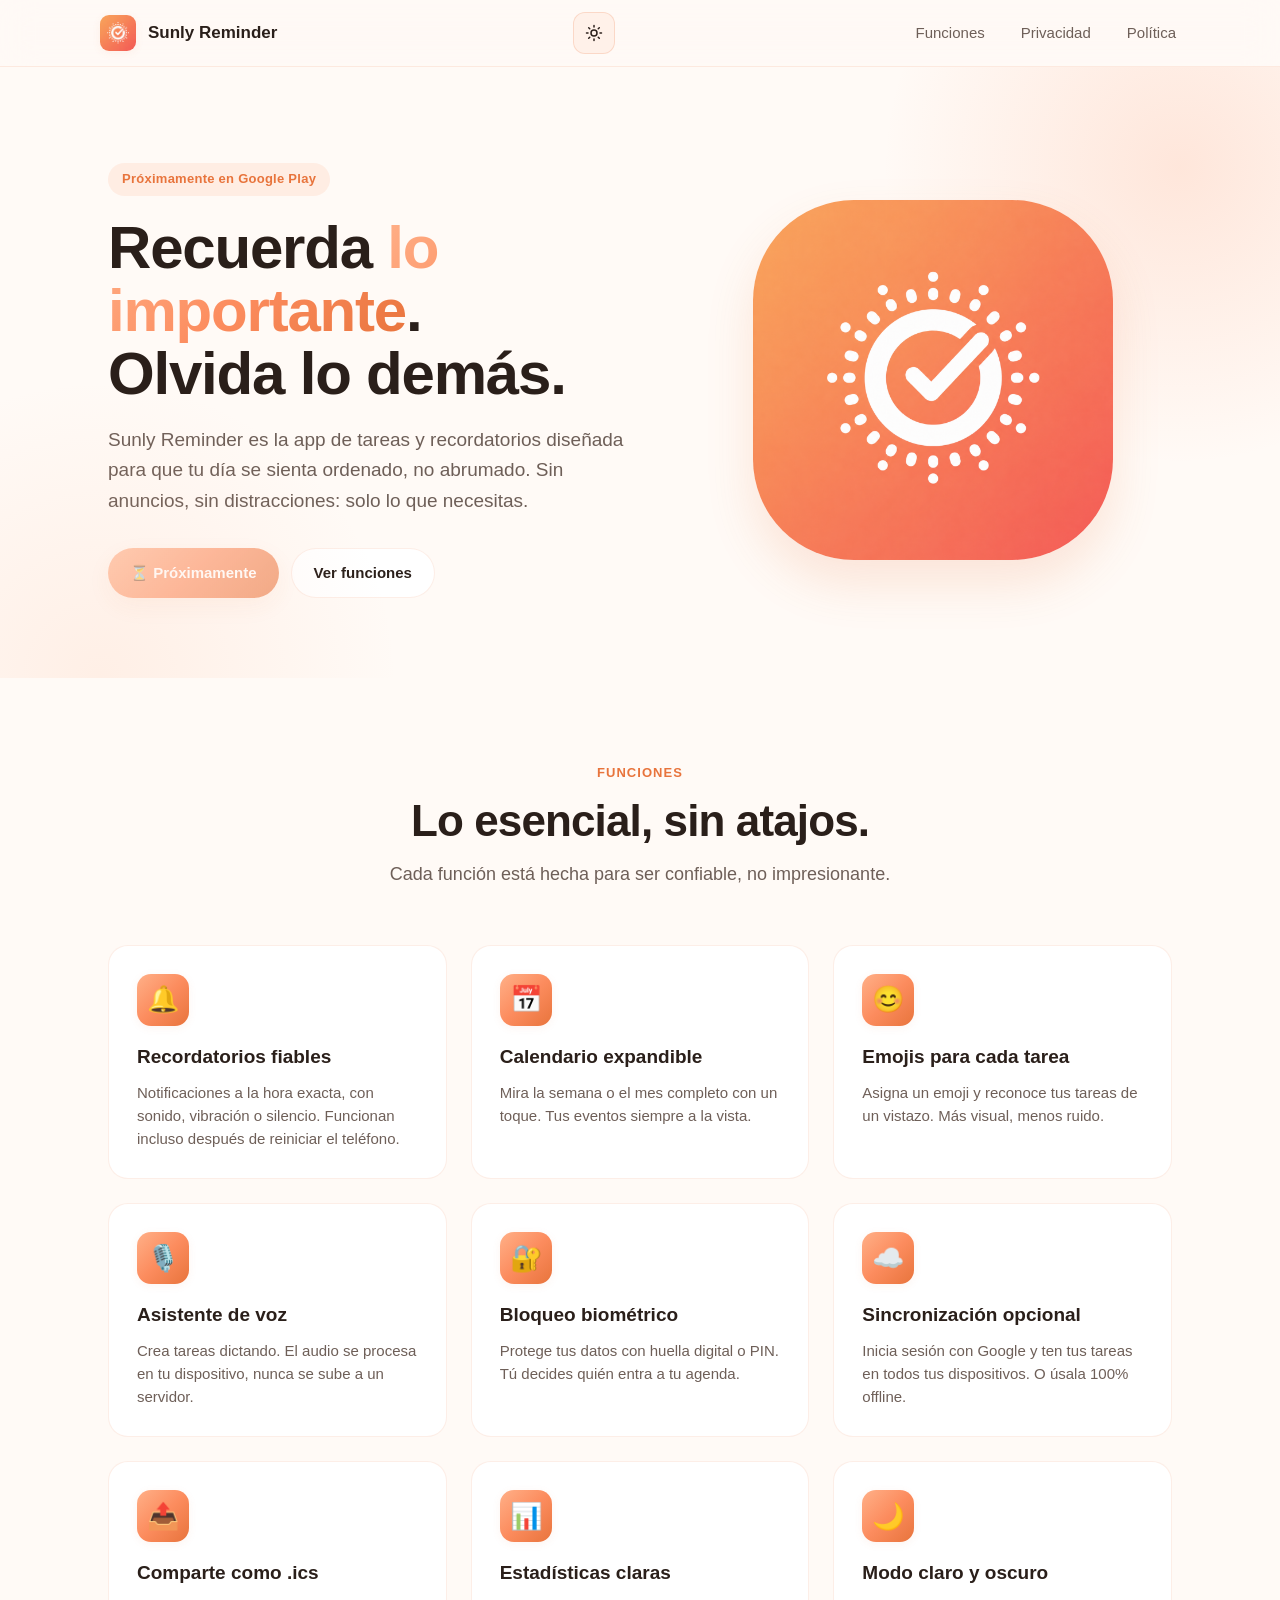
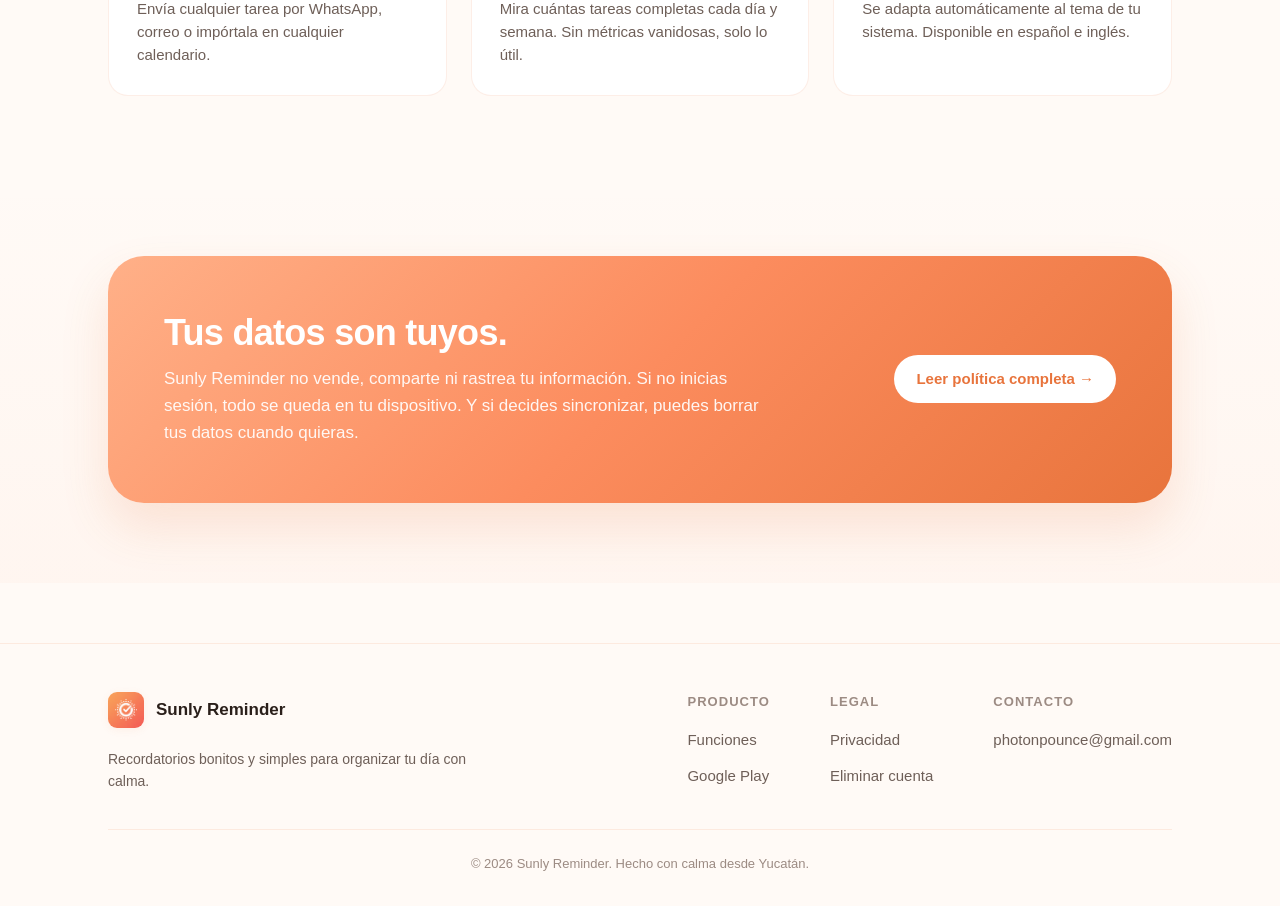
<file: index.html>
<!DOCTYPE html>
<html lang="es">
<head>
  <meta charset="UTF-8">
  <meta name="viewport" content="width=device-width, initial-scale=1.0">
  <meta name="description" content="Sunly Reminder: Recordatorios bonitos y simples para organizar tu día con calma. App de productividad con calendario, asistente de voz, sincronización con Google y bloqueo biométrico.">
  <meta name="theme-color" content="#FC8C5E">

  <meta property="og:title" content="Sunly Reminder">
  <meta property="og:description" content="Recordatorios bonitos y simples para organizar tu día con calma.">
  <meta property="og:image" content="assets/icon.png">
  <meta property="og:type" content="website">

  <link rel="icon" type="image/png" href="assets/favicon.png">
  <link rel="apple-touch-icon" href="assets/icon.png">
  <link rel="stylesheet" href="styles.css">

  <title>Sunly Reminder: Recuerda lo importante</title>

  <script>
    // Aplicar tema antes del render para evitar flash
    (function () {
      try {
        const saved = localStorage.getItem('sunly-theme');
        if (saved === 'dark' || saved === 'light') {
          document.documentElement.setAttribute('data-theme', saved);
        }
      } catch (e) {}
    })();
  </script>
</head>
<body>
  <header class="site-header">
    <div class="container site-header__inner">
      <a href="index.html" class="brand">
        <img src="assets/icon.png" alt="" class="brand__icon">
        <span>Sunly Reminder</span>
      </a>
      <div class="header-actions">
        <button class="theme-toggle" aria-label="Cambiar tema claro/oscuro" type="button">
          <svg class="theme-toggle__icon theme-toggle__sun" width="20" height="20" viewBox="0 0 24 24" fill="none" stroke="currentColor" stroke-width="2" stroke-linecap="round" stroke-linejoin="round" aria-hidden="true">
            <circle cx="12" cy="12" r="4"/>
            <path d="M12 2v2M12 20v2M4.93 4.93l1.41 1.41M17.66 17.66l1.41 1.41M2 12h2M20 12h2M4.93 19.07l1.41-1.41M17.66 6.34l1.41-1.41"/>
          </svg>
          <svg class="theme-toggle__icon theme-toggle__moon" width="20" height="20" viewBox="0 0 24 24" fill="none" stroke="currentColor" stroke-width="2" stroke-linecap="round" stroke-linejoin="round" aria-hidden="true">
            <path d="M21 12.79A9 9 0 1 1 11.21 3 7 7 0 0 0 21 12.79z"/>
          </svg>
        </button>
        <button class="nav-toggle" aria-label="Abrir menú" aria-expanded="false" aria-controls="primary-nav">
          <span class="nav-toggle__bar"></span>
          <span class="nav-toggle__bar"></span>
          <span class="nav-toggle__bar"></span>
        </button>
      </div>
      <nav class="nav" id="primary-nav">
        <a href="#features">Funciones</a>
        <a href="#privacidad">Privacidad</a>
        <a href="privacy.html">Política</a>
      </nav>
    </div>
  </header>

  <main>
    <section class="hero">
      <div class="container hero__inner">
        <div class="hero__copy">
          <span class="hero__eyebrow">Próximamente en Google Play</span>
          <h1>
            Recuerda <span class="accent">lo importante</span>.<br>
            Olvida lo demás.
          </h1>
          <p class="hero__lead">
            Sunly Reminder es la app de tareas y recordatorios diseñada
            para que tu día se sienta ordenado, no abrumado. Sin anuncios,
            sin distracciones: solo lo que necesitas.
          </p>
          <div class="hero__ctas">
            <a class="btn btn--primary btn--disabled" aria-disabled="true">
              ⏳ Próximamente
            </a>
            <a class="btn btn--ghost" href="#features">
              Ver funciones
            </a>
          </div>
        </div>
        <div class="hero__visual">
          <img src="assets/icon.png" alt="Icono de Sunly Reminder" class="hero__icon">
        </div>
      </div>
    </section>

    <section class="section" id="features">
      <div class="container">
        <div class="section__head">
          <span class="section__eyebrow">Funciones</span>
          <h2>Lo esencial, sin atajos.</h2>
          <p class="section__sub">
            Cada función está hecha para ser confiable, no impresionante.
          </p>
        </div>

        <div class="features">
          <div class="feature">
            <div class="feature__icon">🔔</div>
            <h3>Recordatorios fiables</h3>
            <p>Notificaciones a la hora exacta, con sonido, vibración o silencio. Funcionan incluso después de reiniciar el teléfono.</p>
          </div>
          <div class="feature">
            <div class="feature__icon">📅</div>
            <h3>Calendario expandible</h3>
            <p>Mira la semana o el mes completo con un toque. Tus eventos siempre a la vista.</p>
          </div>
          <div class="feature">
            <div class="feature__icon">😊</div>
            <h3>Emojis para cada tarea</h3>
            <p>Asigna un emoji y reconoce tus tareas de un vistazo. Más visual, menos ruido.</p>
          </div>
          <div class="feature">
            <div class="feature__icon">🎙️</div>
            <h3>Asistente de voz</h3>
            <p>Crea tareas dictando. El audio se procesa en tu dispositivo, nunca se sube a un servidor.</p>
          </div>
          <div class="feature">
            <div class="feature__icon">🔐</div>
            <h3>Bloqueo biométrico</h3>
            <p>Protege tus datos con huella digital o PIN. Tú decides quién entra a tu agenda.</p>
          </div>
          <div class="feature">
            <div class="feature__icon">☁️</div>
            <h3>Sincronización opcional</h3>
            <p>Inicia sesión con Google y ten tus tareas en todos tus dispositivos. O úsala 100% offline.</p>
          </div>
          <div class="feature">
            <div class="feature__icon">📤</div>
            <h3>Comparte como .ics</h3>
            <p>Envía cualquier tarea por WhatsApp, correo o impórtala en cualquier calendario.</p>
          </div>
          <div class="feature">
            <div class="feature__icon">📊</div>
            <h3>Estadísticas claras</h3>
            <p>Mira cuántas tareas completas cada día y semana. Sin métricas vanidosas, solo lo útil.</p>
          </div>
          <div class="feature">
            <div class="feature__icon">🌙</div>
            <h3>Modo claro y oscuro</h3>
            <p>Se adapta automáticamente al tema de tu sistema. Disponible en español e inglés.</p>
          </div>
        </div>
      </div>
    </section>

    <section class="section section--alt" id="privacidad">
      <div class="container">
        <div class="privacy-callout">
          <div>
            <h2>Tus datos son tuyos.</h2>
            <p>
              Sunly Reminder no vende, comparte ni rastrea tu información.
              Si no inicias sesión, todo se queda en tu dispositivo.
              Y si decides sincronizar, puedes borrar tus datos cuando quieras.
            </p>
          </div>
          <a class="btn" href="privacy.html">
            Leer política completa →
          </a>
        </div>
      </div>
    </section>
  </main>

  <footer class="site-footer">
    <div class="container">
      <div class="footer__inner">
        <div class="footer__brand">
          <a href="index.html" class="brand">
            <img src="assets/icon.png" alt="" class="brand__icon">
            <span>Sunly Reminder</span>
          </a>
          <p>Recordatorios bonitos y simples para organizar tu día con calma.</p>
        </div>
        <div class="footer__cols">
          <div class="footer__col">
            <h4>Producto</h4>
            <ul>
              <li><a href="#features">Funciones</a></li>
              <li><a href="#" aria-disabled="true">Google Play</a></li>
            </ul>
          </div>
          <div class="footer__col">
            <h4>Legal</h4>
            <ul>
              <li><a href="privacy.html">Privacidad</a></li>
              <li><a href="delete-account.html">Eliminar cuenta</a></li>
            </ul>
          </div>
          <div class="footer__col">
            <h4>Contacto</h4>
            <ul>
              <li><a href="mailto:photonpounce@gmail.com">photonpounce@gmail.com</a></li>
            </ul>
          </div>
        </div>
      </div>
      <div class="footer__bottom">
        © 2026 Sunly Reminder. Hecho con calma desde Yucatán.
      </div>
    </div>
  </footer>

  <script>
    // Dark/light mode toggle
    (function () {
      const btn = document.querySelector('.theme-toggle');
      if (!btn) return;
      btn.addEventListener('click', () => {
        const current =
          document.documentElement.getAttribute('data-theme') ||
          (window.matchMedia('(prefers-color-scheme: dark)').matches ? 'dark' : 'light');
        const next = current === 'dark' ? 'light' : 'dark';
        document.documentElement.setAttribute('data-theme', next);
        try { localStorage.setItem('sunly-theme', next); } catch (e) {}
      });
    })();

    (function () {
      const toggle = document.querySelector('.nav-toggle');
      const nav = document.querySelector('#primary-nav');
      if (!toggle || !nav) return;

      function close() {
        nav.classList.remove('is-open');
        toggle.classList.remove('is-open');
        toggle.setAttribute('aria-expanded', 'false');
      }

      toggle.addEventListener('click', () => {
        const willOpen = !nav.classList.contains('is-open');
        nav.classList.toggle('is-open', willOpen);
        toggle.classList.toggle('is-open', willOpen);
        toggle.setAttribute('aria-expanded', String(willOpen));
      });

      // Cerrar al tocar un link del menú
      nav.querySelectorAll('a').forEach((a) => {
        a.addEventListener('click', close);
      });

      // Cerrar con Escape
      document.addEventListener('keydown', (e) => {
        if (e.key === 'Escape') close();
      });
    })();
  </script>
  <script>if ("serviceWorker" in navigator) navigator.serviceWorker.register("sw.js");</script>
</body>
</html>
</file>
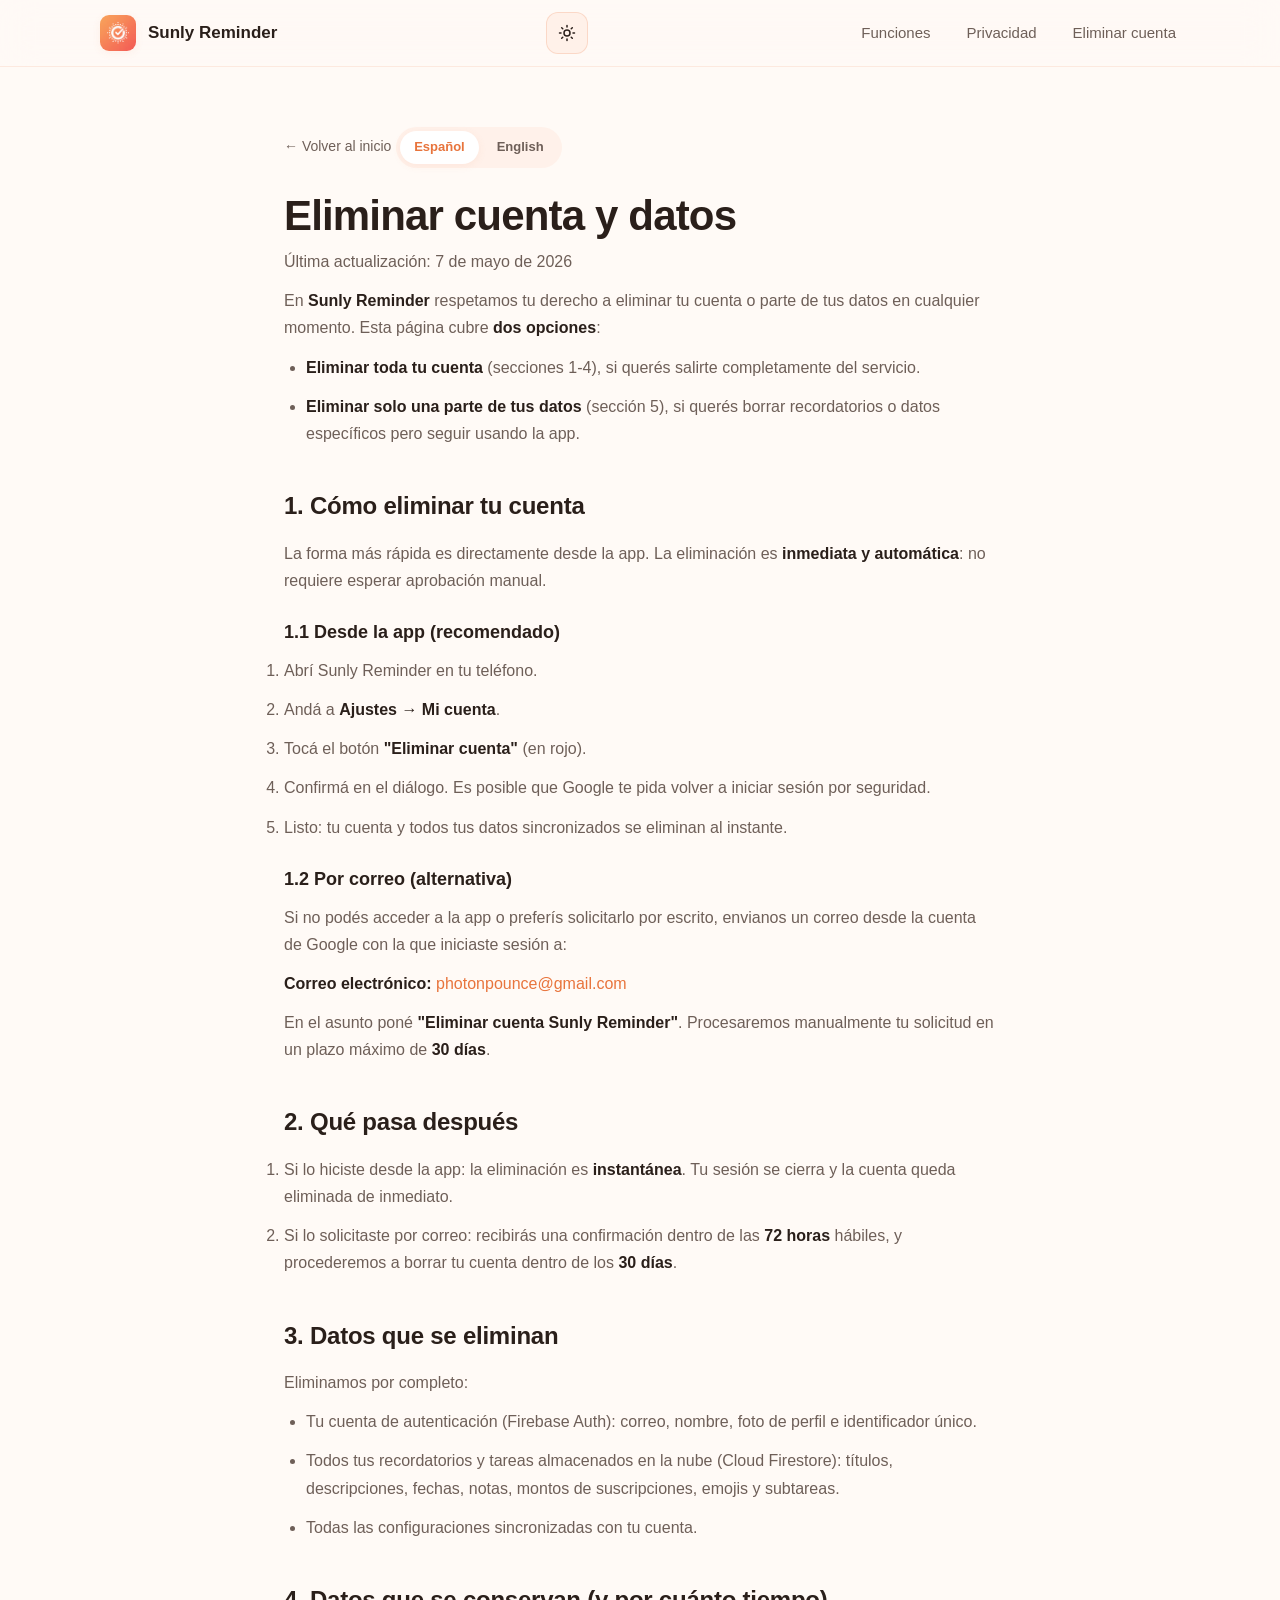
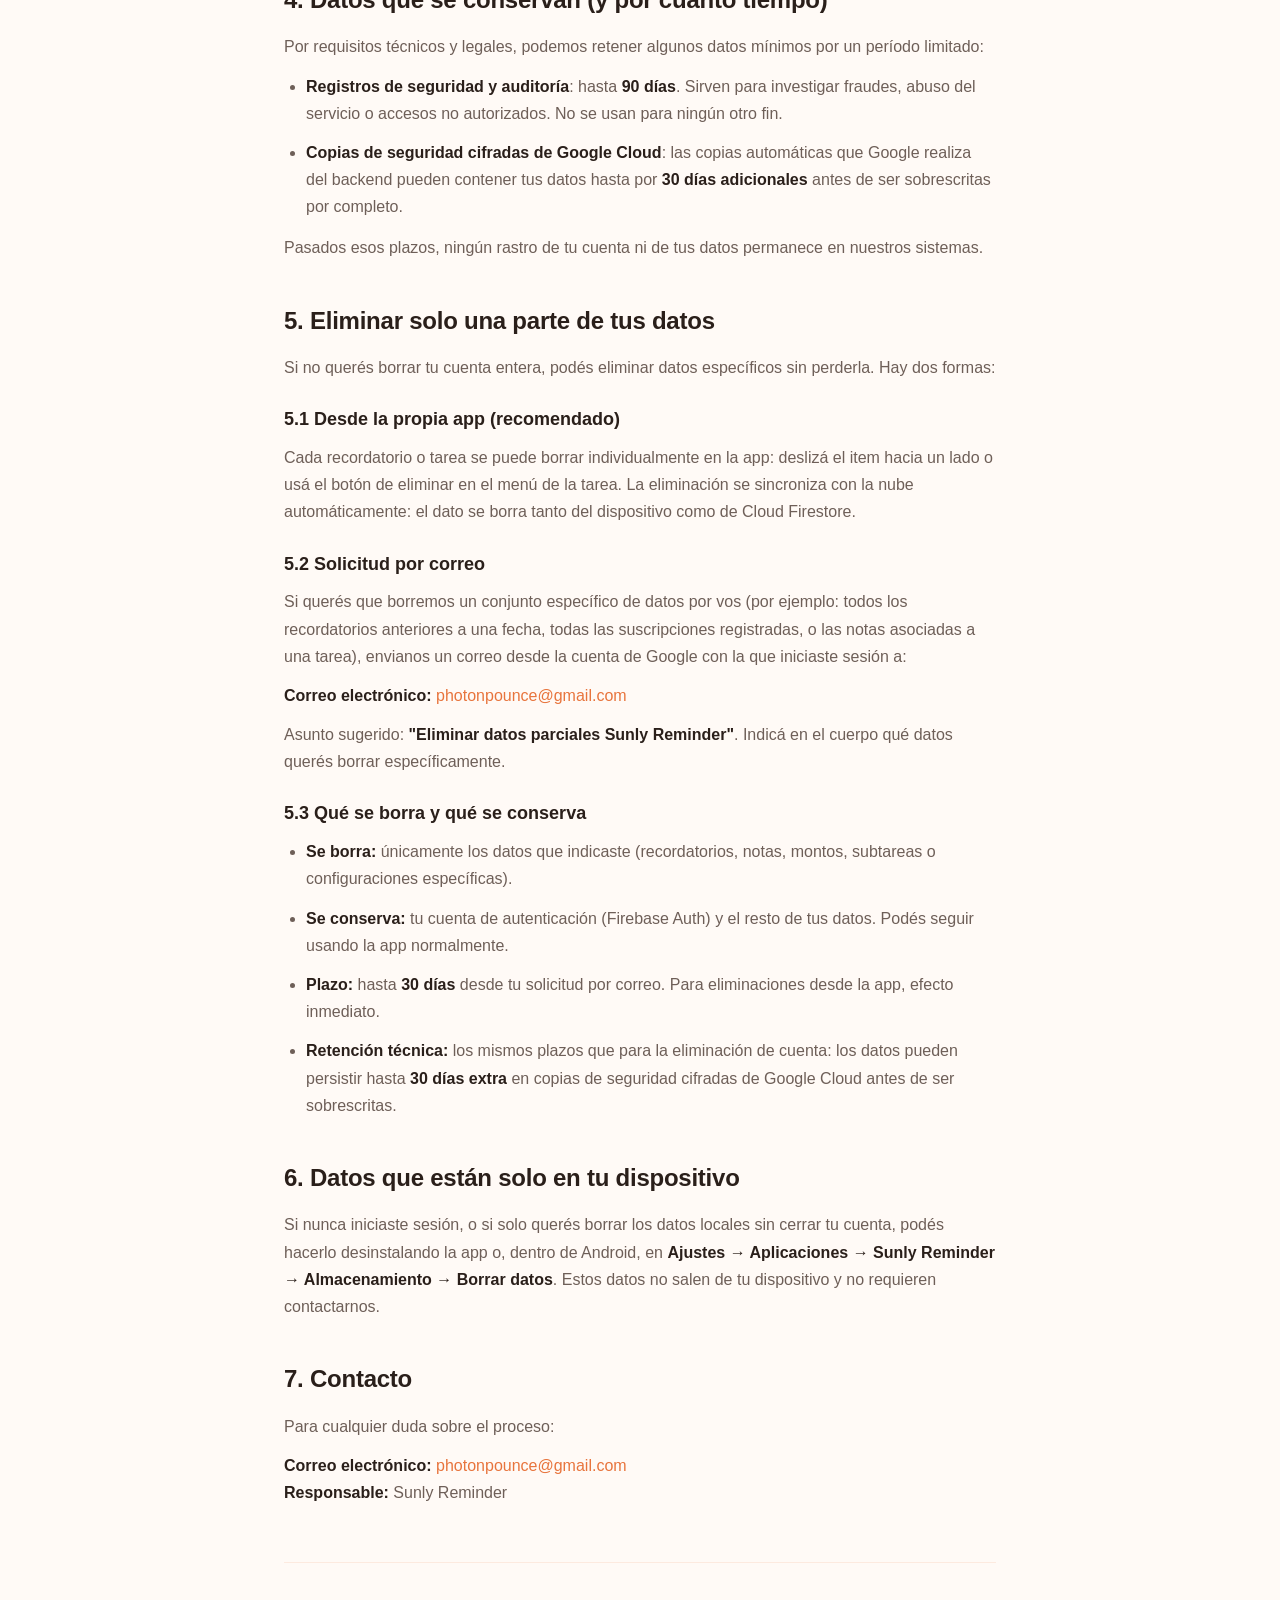
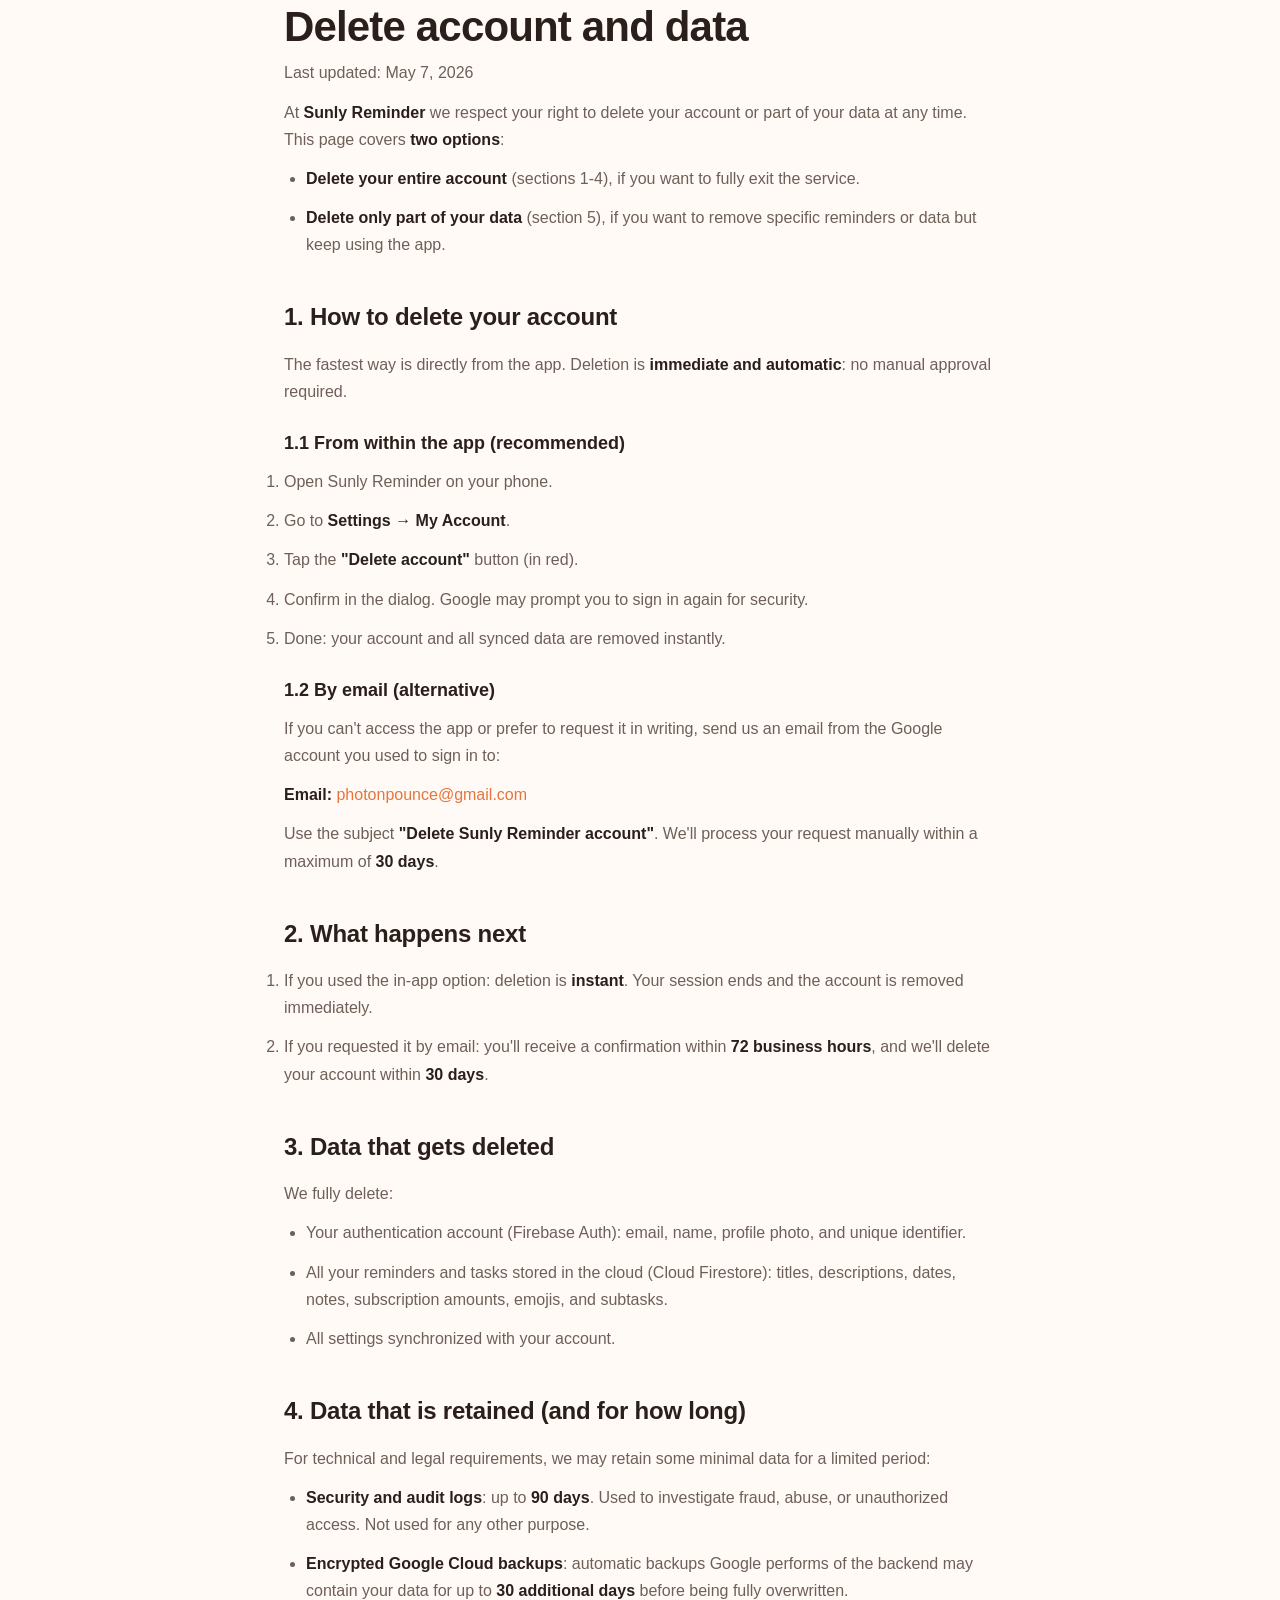
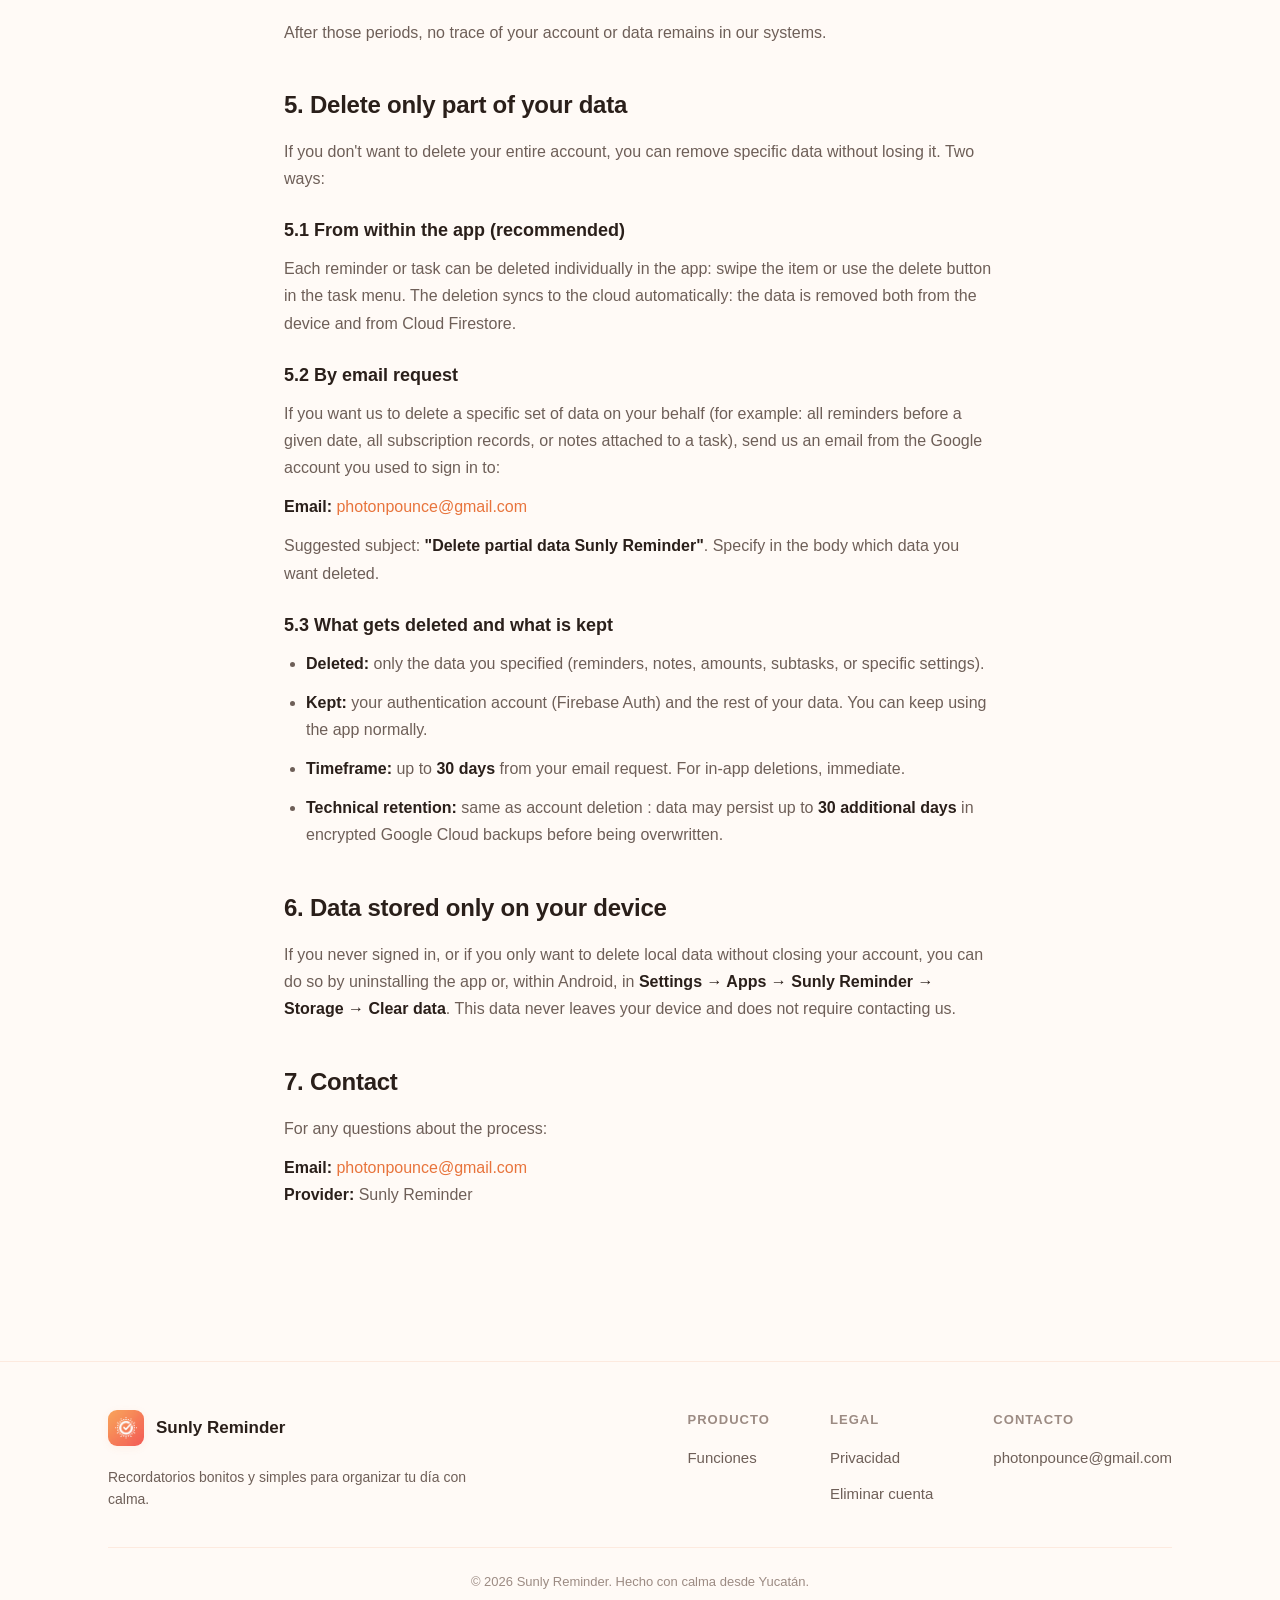
<file: delete-account.html>
<!DOCTYPE html>
<html lang="es">
<head>
  <meta charset="UTF-8">
  <meta name="viewport" content="width=device-width, initial-scale=1.0">
  <meta name="description" content="Cómo solicitar la eliminación de tu cuenta y datos de Sunly Reminder.">
  <meta name="theme-color" content="#FC8C5E">

  <link rel="icon" type="image/png" href="assets/favicon.png">
  <link rel="apple-touch-icon" href="assets/icon.png">
  <link rel="stylesheet" href="styles.css">

  <title>Eliminar cuenta y datos - Sunly Reminder</title>

  <script>
    (function () {
      try {
        const saved = localStorage.getItem('sunly-theme');
        if (saved === 'dark' || saved === 'light') {
          document.documentElement.setAttribute('data-theme', saved);
        }
      } catch (e) {}
    })();
  </script>
</head>
<body>
  <header class="site-header">
    <div class="container site-header__inner">
      <a href="index.html" class="brand">
        <img src="assets/icon.png" alt="" class="brand__icon">
        <span>Sunly Reminder</span>
      </a>
      <div class="header-actions">
        <button class="theme-toggle" aria-label="Cambiar tema claro/oscuro" type="button">
          <svg class="theme-toggle__icon theme-toggle__sun" width="20" height="20" viewBox="0 0 24 24" fill="none" stroke="currentColor" stroke-width="2" stroke-linecap="round" stroke-linejoin="round" aria-hidden="true">
            <circle cx="12" cy="12" r="4"/>
            <path d="M12 2v2M12 20v2M4.93 4.93l1.41 1.41M17.66 17.66l1.41 1.41M2 12h2M20 12h2M4.93 19.07l1.41-1.41M17.66 6.34l1.41-1.41"/>
          </svg>
          <svg class="theme-toggle__icon theme-toggle__moon" width="20" height="20" viewBox="0 0 24 24" fill="none" stroke="currentColor" stroke-width="2" stroke-linecap="round" stroke-linejoin="round" aria-hidden="true">
            <path d="M21 12.79A9 9 0 1 1 11.21 3 7 7 0 0 0 21 12.79z"/>
          </svg>
        </button>
        <button class="nav-toggle" aria-label="Abrir menú" aria-expanded="false" aria-controls="primary-nav">
          <span class="nav-toggle__bar"></span>
          <span class="nav-toggle__bar"></span>
          <span class="nav-toggle__bar"></span>
        </button>
      </div>
      <nav class="nav" id="primary-nav">
        <a href="index.html#features">Funciones</a>
        <a href="privacy.html">Privacidad</a>
        <a href="delete-account.html">Eliminar cuenta</a>
      </nav>
    </div>
  </header>

  <main>
    <article class="legal">
      <a class="legal__back" href="index.html">← Volver al inicio</a>

      <div class="lang-toggle" role="tablist">
        <a href="#es" class="active" data-lang="es">Español</a>
        <a href="#en" data-lang="en">English</a>
      </div>

      <section id="es">
        <h1>Eliminar cuenta y datos</h1>
        <p class="legal__updated">Última actualización: 7 de mayo de 2026</p>

        <p>
          En <strong>Sunly Reminder</strong> respetamos tu derecho a eliminar
          tu cuenta o parte de tus datos en cualquier momento. Esta página
          cubre <strong>dos opciones</strong>:
        </p>
        <ul>
          <li>
            <strong>Eliminar toda tu cuenta</strong> (secciones 1-4),
            si querés salirte completamente del servicio.
          </li>
          <li>
            <strong>Eliminar solo una parte de tus datos</strong>
            (sección 5), si querés borrar recordatorios o datos
            específicos pero seguir usando la app.
          </li>
        </ul>

        <h2>1. Cómo eliminar tu cuenta</h2>
        <p>
          La forma más rápida es directamente desde la app. La eliminación
          es <strong>inmediata y automática</strong>: no requiere esperar
          aprobación manual.
        </p>

        <h3>1.1 Desde la app (recomendado)</h3>
        <ol>
          <li>Abrí Sunly Reminder en tu teléfono.</li>
          <li>Andá a <strong>Ajustes → Mi cuenta</strong>.</li>
          <li>Tocá el botón <strong>"Eliminar cuenta"</strong> (en rojo).</li>
          <li>
            Confirmá en el diálogo. Es posible que Google te pida volver a
            iniciar sesión por seguridad.
          </li>
          <li>
            Listo: tu cuenta y todos tus datos sincronizados se eliminan
            al instante.
          </li>
        </ol>

        <h3>1.2 Por correo (alternativa)</h3>
        <p>
          Si no podés acceder a la app o preferís solicitarlo por escrito,
          envianos un correo desde la cuenta de Google con la que iniciaste
          sesión a:
        </p>
        <p>
          <strong>Correo electrónico:</strong>
          <a href="mailto:photonpounce@gmail.com?subject=Eliminar%20cuenta%20Sunly%20Reminder">
            photonpounce@gmail.com
          </a>
        </p>
        <p>
          En el asunto poné <strong>"Eliminar cuenta Sunly Reminder"</strong>.
          Procesaremos manualmente tu solicitud en un plazo máximo de
          <strong>30 días</strong>.
        </p>

        <h2>2. Qué pasa después</h2>
        <ol>
          <li>
            Si lo hiciste desde la app: la eliminación es
            <strong>instantánea</strong>. Tu sesión se cierra y la cuenta
            queda eliminada de inmediato.
          </li>
          <li>
            Si lo solicitaste por correo: recibirás una confirmación dentro
            de las <strong>72 horas</strong> hábiles, y procederemos a borrar
            tu cuenta dentro de los <strong>30 días</strong>.
          </li>
        </ol>

        <h2>3. Datos que se eliminan</h2>
        <p>Eliminamos por completo:</p>
        <ul>
          <li>
            Tu cuenta de autenticación (Firebase Auth): correo, nombre, foto
            de perfil e identificador único.
          </li>
          <li>
            Todos tus recordatorios y tareas almacenados en la nube
            (Cloud Firestore): títulos, descripciones, fechas, notas, montos
            de suscripciones, emojis y subtareas.
          </li>
          <li>Todas las configuraciones sincronizadas con tu cuenta.</li>
        </ul>

        <h2>4. Datos que se conservan (y por cuánto tiempo)</h2>
        <p>
          Por requisitos técnicos y legales, podemos retener algunos datos
          mínimos por un período limitado:
        </p>
        <ul>
          <li>
            <strong>Registros de seguridad y auditoría</strong>: hasta
            <strong>90 días</strong>. Sirven para investigar fraudes,
            abuso del servicio o accesos no autorizados. No se usan para
            ningún otro fin.
          </li>
          <li>
            <strong>Copias de seguridad cifradas de Google Cloud</strong>:
            las copias automáticas que Google realiza del backend pueden
            contener tus datos hasta por <strong>30 días adicionales</strong>
            antes de ser sobrescritas por completo.
          </li>
        </ul>
        <p>
          Pasados esos plazos, ningún rastro de tu cuenta ni de tus datos
          permanece en nuestros sistemas.
        </p>

        <h2>5. Eliminar solo una parte de tus datos</h2>
        <p>
          Si no querés borrar tu cuenta entera, podés eliminar datos
          específicos sin perderla. Hay dos formas:
        </p>

        <h3>5.1 Desde la propia app (recomendado)</h3>
        <p>
          Cada recordatorio o tarea se puede borrar individualmente en la
          app: deslizá el item hacia un lado o usá el botón de eliminar en
          el menú de la tarea. La eliminación se sincroniza con la nube
          automáticamente: el dato se borra tanto del dispositivo como de
          Cloud Firestore.
        </p>

        <h3>5.2 Solicitud por correo</h3>
        <p>
          Si querés que borremos un conjunto específico de datos por vos
          (por ejemplo: todos los recordatorios anteriores a una fecha,
          todas las suscripciones registradas, o las notas asociadas a una
          tarea), envianos un correo desde la cuenta de Google con la que
          iniciaste sesión a:
        </p>
        <p>
          <strong>Correo electrónico:</strong>
          <a href="mailto:photonpounce@gmail.com?subject=Eliminar%20datos%20parciales%20Sunly%20Reminder">
            photonpounce@gmail.com
          </a>
        </p>
        <p>
          Asunto sugerido: <strong>"Eliminar datos parciales Sunly
          Reminder"</strong>. Indicá en el cuerpo qué datos querés borrar
          específicamente.
        </p>

        <h3>5.3 Qué se borra y qué se conserva</h3>
        <ul>
          <li>
            <strong>Se borra:</strong> únicamente los datos que indicaste
            (recordatorios, notas, montos, subtareas o configuraciones
            específicas).
          </li>
          <li>
            <strong>Se conserva:</strong> tu cuenta de autenticación
            (Firebase Auth) y el resto de tus datos. Podés seguir usando la
            app normalmente.
          </li>
          <li>
            <strong>Plazo:</strong> hasta <strong>30 días</strong> desde
            tu solicitud por correo. Para eliminaciones desde la app,
            efecto inmediato.
          </li>
          <li>
            <strong>Retención técnica:</strong> los mismos plazos que para
            la eliminación de cuenta: los datos pueden persistir hasta
            <strong>30 días extra</strong> en copias de seguridad cifradas
            de Google Cloud antes de ser sobrescritas.
          </li>
        </ul>

        <h2>6. Datos que están solo en tu dispositivo</h2>
        <p>
          Si nunca iniciaste sesión, o si solo querés borrar los datos
          locales sin cerrar tu cuenta, podés hacerlo desinstalando la app
          o, dentro de Android, en
          <strong>Ajustes → Aplicaciones → Sunly Reminder → Almacenamiento
          → Borrar datos</strong>. Estos datos no salen de tu dispositivo y
          no requieren contactarnos.
        </p>

        <h2>7. Contacto</h2>
        <p>
          Para cualquier duda sobre el proceso:
        </p>
        <p>
          <strong>Correo electrónico:</strong>
          <a href="mailto:photonpounce@gmail.com">photonpounce@gmail.com</a><br>
          <strong>Responsable:</strong> Sunly Reminder
        </p>
      </section>

      <hr>

      <section id="en">
        <h1>Delete account and data</h1>
        <p class="legal__updated">Last updated: May 7, 2026</p>

        <p>
          At <strong>Sunly Reminder</strong> we respect your right to delete
          your account or part of your data at any time. This page covers
          <strong>two options</strong>:
        </p>
        <ul>
          <li>
            <strong>Delete your entire account</strong> (sections 1-4),
            if you want to fully exit the service.
          </li>
          <li>
            <strong>Delete only part of your data</strong> (section 5),
            if you want to remove specific reminders or data but keep
            using the app.
          </li>
        </ul>

        <h2>1. How to delete your account</h2>
        <p>
          The fastest way is directly from the app. Deletion is
          <strong>immediate and automatic</strong>: no manual approval
          required.
        </p>

        <h3>1.1 From within the app (recommended)</h3>
        <ol>
          <li>Open Sunly Reminder on your phone.</li>
          <li>Go to <strong>Settings → My Account</strong>.</li>
          <li>Tap the <strong>"Delete account"</strong> button (in red).</li>
          <li>
            Confirm in the dialog. Google may prompt you to sign in again
            for security.
          </li>
          <li>
            Done: your account and all synced data are removed instantly.
          </li>
        </ol>

        <h3>1.2 By email (alternative)</h3>
        <p>
          If you can't access the app or prefer to request it in writing,
          send us an email from the Google account you used to sign in to:
        </p>
        <p>
          <strong>Email:</strong>
          <a href="mailto:photonpounce@gmail.com?subject=Delete%20Sunly%20Reminder%20account">
            photonpounce@gmail.com
          </a>
        </p>
        <p>
          Use the subject <strong>"Delete Sunly Reminder account"</strong>.
          We'll process your request manually within a maximum of
          <strong>30 days</strong>.
        </p>

        <h2>2. What happens next</h2>
        <ol>
          <li>
            If you used the in-app option: deletion is
            <strong>instant</strong>. Your session ends and the account is
            removed immediately.
          </li>
          <li>
            If you requested it by email: you'll receive a confirmation
            within <strong>72 business hours</strong>, and we'll delete your
            account within <strong>30 days</strong>.
          </li>
        </ol>

        <h2>3. Data that gets deleted</h2>
        <p>We fully delete:</p>
        <ul>
          <li>
            Your authentication account (Firebase Auth): email, name, profile
            photo, and unique identifier.
          </li>
          <li>
            All your reminders and tasks stored in the cloud (Cloud
            Firestore): titles, descriptions, dates, notes, subscription
            amounts, emojis, and subtasks.
          </li>
          <li>All settings synchronized with your account.</li>
        </ul>

        <h2>4. Data that is retained (and for how long)</h2>
        <p>
          For technical and legal requirements, we may retain some minimal
          data for a limited period:
        </p>
        <ul>
          <li>
            <strong>Security and audit logs</strong>: up to
            <strong>90 days</strong>. Used to investigate fraud, abuse, or
            unauthorized access. Not used for any other purpose.
          </li>
          <li>
            <strong>Encrypted Google Cloud backups</strong>: automatic
            backups Google performs of the backend may contain your data for
            up to <strong>30 additional days</strong> before being fully
            overwritten.
          </li>
        </ul>
        <p>
          After those periods, no trace of your account or data remains in
          our systems.
        </p>

        <h2>5. Delete only part of your data</h2>
        <p>
          If you don't want to delete your entire account, you can remove
          specific data without losing it. Two ways:
        </p>

        <h3>5.1 From within the app (recommended)</h3>
        <p>
          Each reminder or task can be deleted individually in the app:
          swipe the item or use the delete button in the task menu. The
          deletion syncs to the cloud automatically: the data is removed
          both from the device and from Cloud Firestore.
        </p>

        <h3>5.2 By email request</h3>
        <p>
          If you want us to delete a specific set of data on your behalf
          (for example: all reminders before a given date, all subscription
          records, or notes attached to a task), send us an email from the
          Google account you used to sign in to:
        </p>
        <p>
          <strong>Email:</strong>
          <a href="mailto:photonpounce@gmail.com?subject=Delete%20partial%20data%20Sunly%20Reminder">
            photonpounce@gmail.com
          </a>
        </p>
        <p>
          Suggested subject: <strong>"Delete partial data Sunly
          Reminder"</strong>. Specify in the body which data you want
          deleted.
        </p>

        <h3>5.3 What gets deleted and what is kept</h3>
        <ul>
          <li>
            <strong>Deleted:</strong> only the data you specified
            (reminders, notes, amounts, subtasks, or specific settings).
          </li>
          <li>
            <strong>Kept:</strong> your authentication account (Firebase
            Auth) and the rest of your data. You can keep using the app
            normally.
          </li>
          <li>
            <strong>Timeframe:</strong> up to <strong>30 days</strong>
            from your email request. For in-app deletions, immediate.
          </li>
          <li>
            <strong>Technical retention:</strong> same as account deletion
           : data may persist up to <strong>30 additional days</strong>
            in encrypted Google Cloud backups before being overwritten.
          </li>
        </ul>

        <h2>6. Data stored only on your device</h2>
        <p>
          If you never signed in, or if you only want to delete local data
          without closing your account, you can do so by uninstalling the
          app or, within Android, in
          <strong>Settings → Apps → Sunly Reminder → Storage →
          Clear data</strong>. This data never leaves your device and does
          not require contacting us.
        </p>

        <h2>7. Contact</h2>
        <p>
          For any questions about the process:
        </p>
        <p>
          <strong>Email:</strong>
          <a href="mailto:photonpounce@gmail.com">photonpounce@gmail.com</a><br>
          <strong>Provider:</strong> Sunly Reminder
        </p>
      </section>
    </article>
  </main>

  <footer class="site-footer">
    <div class="container">
      <div class="footer__inner">
        <div class="footer__brand">
          <a href="index.html" class="brand">
            <img src="assets/icon.png" alt="" class="brand__icon">
            <span>Sunly Reminder</span>
          </a>
          <p>Recordatorios bonitos y simples para organizar tu día con calma.</p>
        </div>
        <div class="footer__cols">
          <div class="footer__col">
            <h4>Producto</h4>
            <ul>
              <li><a href="index.html#features">Funciones</a></li>
            </ul>
          </div>
          <div class="footer__col">
            <h4>Legal</h4>
            <ul>
              <li><a href="privacy.html">Privacidad</a></li>
              <li><a href="delete-account.html">Eliminar cuenta</a></li>
            </ul>
          </div>
          <div class="footer__col">
            <h4>Contacto</h4>
            <ul>
              <li><a href="mailto:photonpounce@gmail.com">photonpounce@gmail.com</a></li>
            </ul>
          </div>
        </div>
      </div>
      <div class="footer__bottom">
        © 2026 Sunly Reminder. Hecho con calma desde Yucatán.
      </div>
    </div>
  </footer>

  <script>
    // Toggle entre español e inglés con scroll suave a la sección
    document.querySelectorAll('.lang-toggle a').forEach((link) => {
      link.addEventListener('click', (e) => {
        document.querySelectorAll('.lang-toggle a').forEach((a) => a.classList.remove('active'));
        link.classList.add('active');
      });
    });

    // Dark/light mode toggle
    (function () {
      const btn = document.querySelector('.theme-toggle');
      if (!btn) return;
      btn.addEventListener('click', () => {
        const current =
          document.documentElement.getAttribute('data-theme') ||
          (window.matchMedia('(prefers-color-scheme: dark)').matches ? 'dark' : 'light');
        const next = current === 'dark' ? 'light' : 'dark';
        document.documentElement.setAttribute('data-theme', next);
        try { localStorage.setItem('sunly-theme', next); } catch (e) {}
      });
    })();

    // Menú hamburguesa
    (function () {
      const toggle = document.querySelector('.nav-toggle');
      const nav = document.querySelector('#primary-nav');
      if (!toggle || !nav) return;

      function close() {
        nav.classList.remove('is-open');
        toggle.classList.remove('is-open');
        toggle.setAttribute('aria-expanded', 'false');
      }

      toggle.addEventListener('click', () => {
        const willOpen = !nav.classList.contains('is-open');
        nav.classList.toggle('is-open', willOpen);
        toggle.classList.toggle('is-open', willOpen);
        toggle.setAttribute('aria-expanded', String(willOpen));
      });

      nav.querySelectorAll('a').forEach((a) => {
        a.addEventListener('click', close);
      });

      document.addEventListener('keydown', (e) => {
        if (e.key === 'Escape') close();
      });
    })();
  </script>
</body>
</html>
</file>
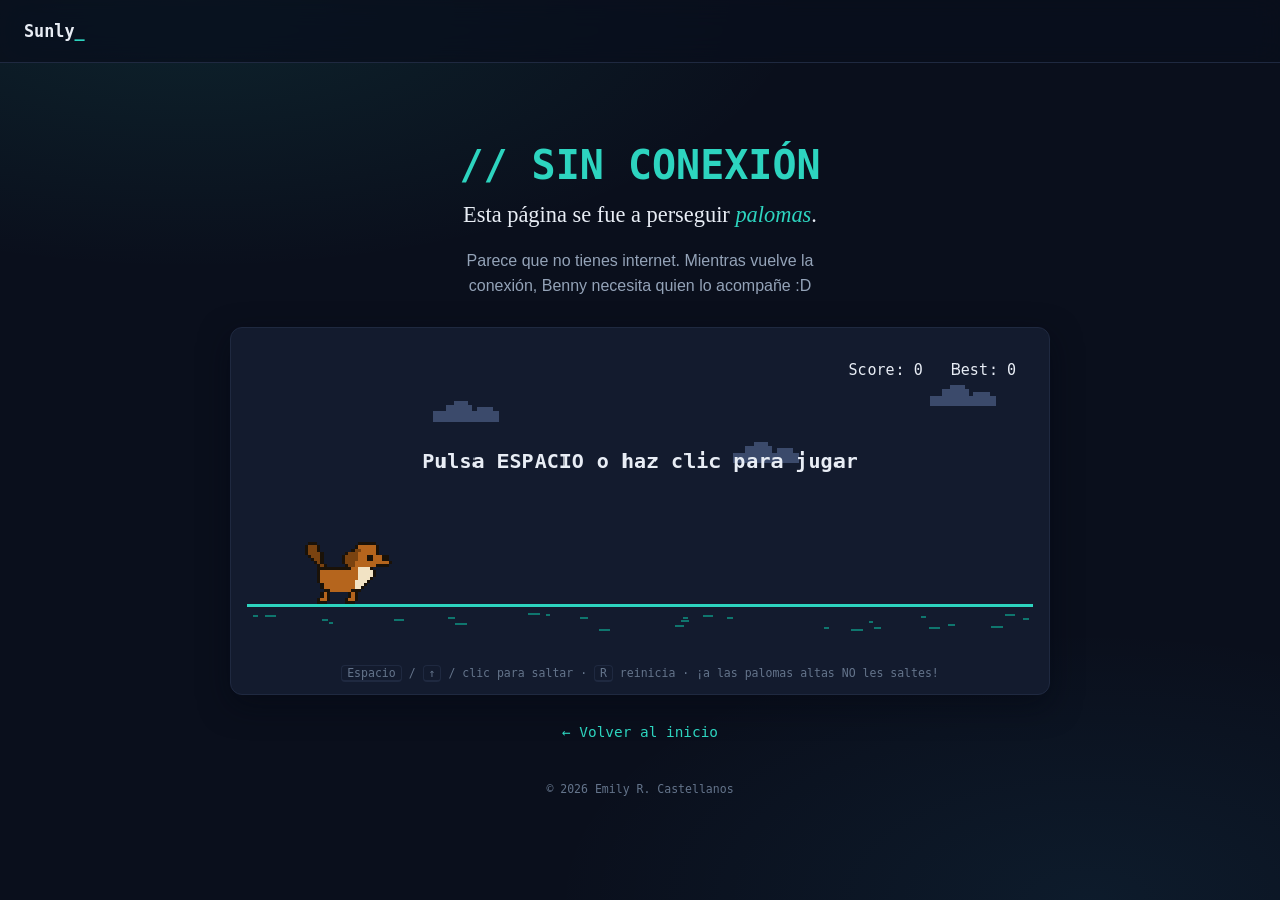
<file: offline.html>
<!DOCTYPE html>
<html lang="es">
<head>
  <meta charset="UTF-8">
  <meta name="viewport" content="width=device-width, initial-scale=1.0">
  <meta name="description" content="Sin conexión, pero Benny necesita quien lo acompañe.">
  <meta name="robots" content="noindex">
  <title>Sin conexión · Sunly</title>
  <meta name="theme-color" content="#0a0f1c">

  <style>
    :root {
      --bg: #0a0f1c;
      --bg-deep: #131b2e;
      --ink: #e8edf5;
      --ink-soft: #94a3b8;
      --ink-mute: #64748b;
      --accent: #2dd4bf;
      --line: #1f2940;
      --serif: Georgia, "Times New Roman", serif;
      --mono: ui-monospace, "Cascadia Code", Consolas, Menlo, monospace;
      --sans: -apple-system, BlinkMacSystemFont, "SF Pro Text", "Segoe UI",
              "Helvetica Neue", Arial, sans-serif;
      --r: 6px;
    }

    *, *::before, *::after { box-sizing: border-box; margin: 0; padding: 0; }
    html { -webkit-text-size-adjust: 100%; }
    body {
      font-family: var(--sans);
      font-size: 16px;
      line-height: 1.6;
      color: var(--ink);
      background: var(--bg);
      background-image:
        radial-gradient(ellipse 80% 50% at 15% 0%, rgba(45, 212, 191, 0.10), transparent 60%),
        radial-gradient(ellipse 70% 50% at 85% 100%, rgba(56, 189, 248, 0.07), transparent 60%);
      background-attachment: fixed;
      -webkit-font-smoothing: antialiased;
      min-height: 100vh;
      display: grid;
      place-items: center;
      padding: 4.5rem 1.25rem 2rem;
    }
    a { color: inherit; text-decoration: none; }
    a:focus-visible { outline: 2px solid var(--accent); outline-offset: 3px; border-radius: 2px; }

    .nav {
      position: fixed;
      top: 0; left: 0; right: 0;
      padding: 1.1rem 1.5rem;
      background: rgba(10, 15, 28, 0.78);
      backdrop-filter: blur(14px) saturate(140%);
      border-bottom: 1px solid var(--line);
    }
    .nav__brand {
      font-family: var(--mono);
      font-weight: 700;
      font-size: 1.05rem;
      color: var(--ink);
    }
    .nav__cursor { color: var(--accent); animation: blink 1.1s steps(1) infinite; }
    @keyframes blink { 50% { opacity: 0; } }

    .wrap { width: min(94vw, 820px); text-align: center; }

    .eyebrow {
      font-family: var(--mono);
      font-weight: 700;
      font-size: clamp(1.7rem, 4.5vw, 2.5rem);
      line-height: 1.2;
      color: var(--accent);
      margin-bottom: 0.5rem;
    }
    .sub {
      font-family: var(--serif);
      font-size: clamp(1.05rem, 2.4vw, 1.4rem);
      color: var(--ink);
      text-wrap: balance;
    }
    .sub em { font-style: italic; color: var(--accent); }
    .lead {
      color: var(--ink-soft);
      max-width: 34rem;
      margin: 0.9rem auto 1.75rem;
      text-wrap: balance;
    }
    .lead em { font-style: italic; color: var(--ink); }

    .card {
      background: var(--bg-deep);
      border: 1px solid var(--line);
      border-radius: 12px;
      padding: 16px 16px 8px;
      box-shadow: 0 10px 30px rgba(3, 7, 18, 0.5);
    }
    canvas { display: block; width: 100%; image-rendering: pixelated; border-radius: var(--r); touch-action: manipulation; }
    .hint {
      font-family: var(--mono);
      font-size: 0.72rem;
      color: var(--ink-mute);
      margin: 10px 0 4px;
      user-select: none;
    }
    kbd {
      border: 1px solid var(--line);
      border-bottom-width: 2px;
      border-radius: 4px;
      padding: 0 5px;
      font-family: inherit;
    }

    .back {
      display: inline-block;
      margin-top: 1.6rem;
      font-family: var(--mono);
      font-size: 0.9rem;
      color: var(--accent);
      border-bottom: 1px solid transparent;
      transition: border-color 0.15s ease;
    }
    .back:hover { border-color: var(--accent); }

    .foot {
      margin-top: 2.2rem;
      font-family: var(--mono);
      font-size: 0.72rem;
      color: var(--ink-mute);
    }
  </style>
</head>
<body>

  <header class="nav">
    <a href="./" class="nav__brand">Sunly<span class="nav__cursor">_</span></a>
  </header>

  <main class="wrap">
    <h1 class="eyebrow">// SIN CONEXIÓN</h1>
    <p class="sub">Esta página se fue a perseguir <em>palomas</em>.</p>
    <p class="lead">
      Parece que no tienes internet. Mientras vuelve la conexión,
      Benny necesita quien lo acompañe :D
    </p>

    <div class="card">
      <canvas id="game" width="760" height="300"></canvas>
      <p class="hint"><kbd>Espacio</kbd> / <kbd>&#8593;</kbd> / clic para saltar &middot; <kbd>R</kbd> reinicia &middot; &iexcl;a las palomas altas NO les saltes!</p>
    </div>

    <a class="back" href="./">&larr; Volver al inicio</a>
    <p class="foot">© 2026 Emily R. Castellanos</p>
  </main>

<script>
(() => {
"use strict";
const cvs = document.getElementById("game");
const ctx = cvs.getContext("2d");
const W = 760, H = 300, GROUND = 252;
const DPR = Math.min(window.devicePixelRatio || 1, 3);
cvs.width = W * DPR; cvs.height = H * DPR;
ctx.scale(DPR, DPR);
ctx.imageSmoothingEnabled = false;

/* ---------- paleta ---------- */
const C = {
  hyd:"#dc2626", hydDark:"#991b1b", hydLight:"#f87171",
  cloud:"#3b4a6b", ground:"#2dd4bf", speck:"#0f766e",
  nSky:"#060b16", nStar:"#e2e8f0", nCloud:"#26314d", nGround:"#0d9488", nSpeck:"#115e59",
};
const FG = "#e8edf5", MUTED = "#94a3b8";
const FONT = "Consolas,monospace";

/* ---------- sprite del perrito Benny (28x20, 3px por celda) ----------
   K contorno · O pelo castaño · D oreja/cola oscuras · W pecho crema */
const PAL = { K:"#1a1208", O:"#b5651d", D:"#7a4310", W:"#f2e3c4" };
const BODY = [
".KKK.............KKKKKK.....",
"KDDDK...........KOOOOOOK....",
"KDDDK..........KDDOOOOOK....",
"KDDDDK.......KDDDOOOOOOK....",
".KDDDK......KDDDDOOOKKOOOKK.",
"..KDDK......KDDDDOOOKKOOOKK.",
"...KDK......KDDDOOOOOOOOOOOK",
"....KDK......KDDOOOOOOOKKKK.",
"....KKKKKKKKKKKOOWWWWK......",
"....KOOOOOOOOOOOOWWWWWK.....",
"....KOOOOOOOOOOOOWWWWWK.....",
"....KOOOOOOOOOOOOWWWWK......",
"....KOOOOOOOOOOOWWWWK.......",
".....KOOOOOOOOOOWWWK........",
".....KOOOOOOOOOOWWK.........",
"......KKOOOOOOOKKK..........",
];
const LEGS_A = [
".....KOK......KOK...........",
".....KOK......KOK...........",
"....KOOK.....KOOK...........",
"....KKK......KKK............",
];
const LEGS_B = [
".......KOK..KOK.............",
".......KOK..KOK.............",
".......KOOK.KOOK............",
"........KK...KK.............",
];
const FRAME_A = BODY.concat(LEGS_A);
const FRAME_B = BODY.concat(LEGS_B);
const FRAME_DEAD = FRAME_A.map((r,i) => (i===4||i===5) ? r.replace("OKKO","ODDO") : r);
const SPR = 3, DOG_X = 56, DOG_W = 28*SPR, DOG_H = 20*SPR;

/* ---------- sprite de la paloma (14x8, 3px por celda) ---------- */
const PALB = { G:"#9aa5b1", D:"#6b7684", O:"#f59e0b", B:"#1e293b" };
const BIRD_A = [
".......GG.....",
"......GGG.....",
"......GGG.....",
"OGBGGGGGGGGGG.",
".GGGGGGGGGGDD.",
"...GGGGGGG....",
"..............",
"..............",
];
const BIRD_B = [
"..............",
"..............",
"..............",
"OGBGGGGGGGGGG.",
".GGGGGGGGGGDD.",
"...GGGGGGG....",
"......GGG.....",
".......GG.....",
];

function drawSprite(rows, pal, x, y){
  for (let r = 0; r < rows.length; r++){
    const row = rows[r];
    for (let c = 0; c < row.length; c++){
      const k = row[c];
      if (k === ".") continue;
      ctx.fillStyle = pal[k];
      ctx.fillRect(Math.round(x + c*SPR), Math.round(y + r*SPR), SPR, SPR);
    }
  }
}

/* ---------- sonido ---------- */
let ac = null;
function beep(freq, dur = 0.07, type = "square", gain = 0.035){
  try {
    ac = ac || new (window.AudioContext || window.webkitAudioContext)();
    const o = ac.createOscillator(), g = ac.createGain();
    o.type = type; o.frequency.value = freq; g.gain.value = gain;
    o.connect(g); g.connect(ac.destination);
    o.start();
    g.gain.exponentialRampToValueAtTime(0.0001, ac.currentTime + dur);
    o.stop(ac.currentTime + dur);
  } catch(e){}
}
function yip(){ beep(740, .045); setTimeout(() => beep(520, .06), 55); }

/* ---------- estado ---------- */
let state = "idle";               // idle | run | over
let speed, dist, score, nextMilestone, gapLeft;
let dogY, vy, legT;               // dogY: 0 en el suelo, negativo en el aire
let obstacles, clouds, specks, stars;
let deadFlash = 0, deadAt = 0, newBest = false;
let best = 0;
try { best = +localStorage.getItem("perrito_runner_best") || 0; } catch(e){}

function reset(){
  speed = 400; dist = 0; score = 0; nextMilestone = 100;
  dogY = 0; vy = 0; legT = 0; newBest = false;
  obstacles = []; gapLeft = 480;
  clouds = [{x:180,y:55},{x:470,y:95},{x:660,y:40}];
  specks = []; stars = [];
  for (let i = 0; i < 26; i++)
    specks.push({ x: Math.random()*W, y: GROUND + 8 + Math.random()*16, w: 4 + Math.random()*8 });
  for (let i = 0; i < 28; i++)
    stars.push({ x: Math.random()*W, y: Math.random()*140 });
}

function spawn(){
  if (score > 50 && Math.random() < 0.28){
    const baja = Math.random() < 0.6;               // baja: saltala · alta: pasa por debajo
    obstacles.push({ type:"bird", x: W + 40, w: 42, h: 24, tw: 42,
                     y: baja ? GROUND - 44 : GROUND - 98,
                     extra: 60 + Math.random()*60 });
  } else {
    let n = 1, w = 24, h = 40;
    const t = Math.random();
    if (score > 200 && t < 0.15) n = 3;
    else if (score > 40 && t < 0.35) n = 2;
    else if (t < 0.6) { w = 26; h = 54; }
    obstacles.push({ type:"hyd", x: W + 40, w, h, n, tw: n*w + (n-1)*10 });
  }
  gapLeft = 220 + Math.random()*240 + speed*0.30;
}

/* ---------- lógica ---------- */
function step(dt){
  speed = Math.min(speed + 22*dt, 1100);
  dist += speed*dt;
  score = Math.floor(dist/24);
  if (score >= nextMilestone){
    nextMilestone += 100;
    beep(660, .05); setTimeout(() => beep(880, .07), 90);
  }

  vy += 2600*dt; dogY += vy*dt;
  if (dogY > 0){ dogY = 0; vy = 0; }
  legT += dt*11;

  gapLeft -= speed*dt;
  if (gapLeft <= 0) spawn();
  for (const o of obstacles) o.x -= (speed + (o.extra || 0))*dt;
  obstacles = obstacles.filter(o => o.x + o.tw > -20);

  for (const c of clouds){
    c.x -= speed*0.25*dt;
    if (c.x < -90){ c.x = W + 40 + Math.random()*140; c.y = 30 + Math.random()*75; }
  }
  for (const s of specks){
    s.x -= speed*dt;
    if (s.x < -12){ s.x = W + Math.random()*30; s.y = GROUND + 8 + Math.random()*16; s.w = 4 + Math.random()*8; }
  }

  // colisión (caja con margen de perdón)
  const dx = DOG_X + 12, dw = DOG_W - 32;
  const dy = GROUND - DOG_H + dogY + 6, dh = DOG_H - 10;
  for (const o of obstacles){
    const ox = o.x + 2, ow = o.tw - 4;
    const oy = (o.type === "bird" ? o.y : GROUND - o.h) + 2, oh = o.h - 4;
    if (dx < ox + ow && dx + dw > ox && dy < oy + oh && dy + dh > oy){ die(); break; }
  }
}

function die(){
  state = "over"; deadFlash = 0.9; deadAt = performance.now();
  if (score > best){ best = score; newBest = true; try { localStorage.setItem("perrito_runner_best", best); } catch(e){} }
  beep(150, .3, "sawtooth", 0.05);
}

function press(){
  if (state === "over"){
    if (performance.now() - deadAt > 400){ reset(); state = "run"; }
    return;
  }
  if (state === "idle") state = "run";
  if (dogY === 0){ vy = -860; yip(); }
}

addEventListener("keydown", e => {
  if (e.code === "Space" || e.code === "ArrowUp"){ e.preventDefault(); press(); }
  else if (e.code === "KeyR" && state === "over"){ reset(); state = "run"; }
});
cvs.addEventListener("pointerdown", e => { e.preventDefault(); press(); });

/* ---------- dibujo ---------- */
function drawCloud(c, color){
  ctx.fillStyle = color;
  const x = Math.round(c.x), y = Math.round(c.y);
  ctx.fillRect(x, y+10, 64, 10);
  ctx.fillRect(x+12, y+4, 26, 6);
  ctx.fillRect(x+20, y, 14, 4);
  ctx.fillRect(x+42, y+6, 16, 4);
}

function drawHydrant(o){
  for (let i = 0; i < o.n; i++){
    const x = Math.round(o.x + i*(o.w + 10)), y = GROUND - o.h, w = o.w;
    ctx.fillStyle = C.hyd;
    ctx.fillRect(x, GROUND - 5, w, 5);          // base
    ctx.fillRect(x+4, y+8, w-8, o.h-8);         // cuerpo
    ctx.fillRect(x+6, y+3, w-12, 6);            // domo
    ctx.fillRect(x + ((w/2)|0) - 2, y, 5, 4);   // tapa
    ctx.fillStyle = C.hydDark;
    ctx.fillRect(x, y+14, 4, 6);                // brazo izq
    ctx.fillRect(x+w-4, y+14, 4, 6);            // brazo der
    ctx.fillStyle = C.hydLight;
    ctx.fillRect(x+4, y+21, w-8, 3);            // banda
  }
}

function drawBird(o){
  const rows = (Math.floor(legT*1.6) % 2 === 0) ? BIRD_A : BIRD_B;
  drawSprite(rows, PALB, o.x, o.y);
}

function draw(){
  ctx.clearRect(0, 0, W, H);
  const night = Math.floor(score/200) % 2 === 1;

  if (night){
    ctx.fillStyle = C.nSky; ctx.fillRect(0, 0, W, H);
    ctx.fillStyle = C.nStar;
    for (const st of stars) ctx.fillRect(Math.round(st.x), Math.round(st.y), 2, 2);
  }

  for (const c of clouds) drawCloud(c, night ? C.nCloud : C.cloud);

  ctx.fillStyle = night ? C.nGround : C.ground; ctx.fillRect(0, GROUND, W, 3);
  ctx.fillStyle = night ? C.nSpeck : C.speck;
  for (const s of specks) ctx.fillRect(Math.round(s.x), Math.round(s.y), Math.round(s.w), 2);

  for (const o of obstacles){
    if (o.type === "bird") drawBird(o); else drawHydrant(o);
  }

  let frame = FRAME_A;
  if (state === "over") frame = FRAME_DEAD;
  else if (dogY < 0) frame = FRAME_B;   // patas recogidas en el aire
  else if (state === "run") frame = (Math.floor(legT) % 2 === 0) ? FRAME_A : FRAME_B;
  drawSprite(frame, PAL, DOG_X, GROUND - DOG_H + dogY);

  ctx.fillStyle = night ? C.nStar : FG;
  ctx.font = "15px " + FONT;
  ctx.textAlign = "right";
  ctx.fillText("Score: " + score + "   Best: " + best, W - 16, 30);

  ctx.textAlign = "center";
  if (state === "idle"){
    ctx.font = "bold 20px " + FONT;
    ctx.fillText("Pulsa ESPACIO o haz clic para jugar", W/2, 120);
  } else if (state === "over"){
    ctx.font = "bold 28px " + FONT;
    ctx.fillText("GAME OVER", W/2, 112);
    ctx.font = "14px " + FONT;
    ctx.fillStyle = night ? "#94a3b8" : MUTED;
    ctx.fillText(newBest ? "¡Nuevo récord! · Espacio o clic para reiniciar" : "Espacio o clic para reiniciar", W/2, 140);
  }

  if (deadFlash > 0){
    ctx.fillStyle = "rgba(255,255,255," + (deadFlash*0.35).toFixed(3) + ")";
    ctx.fillRect(0, 0, W, H);
    deadFlash = Math.max(0, deadFlash - 0.06);
  }
}

/* ---------- bucle ---------- */
let last = null;
function frame(ts){
  const dt = Math.min((ts - (last === null ? ts : last)) / 1000, 0.05);
  last = ts;
  if (state === "run") step(dt);
  draw();
  requestAnimationFrame(frame);
}
document.addEventListener("visibilitychange", () => { last = null; });

reset();
requestAnimationFrame(frame);
})();
if ("serviceWorker" in navigator) navigator.serviceWorker.register("sw.js");
</script>
</body>
</html>
</file>
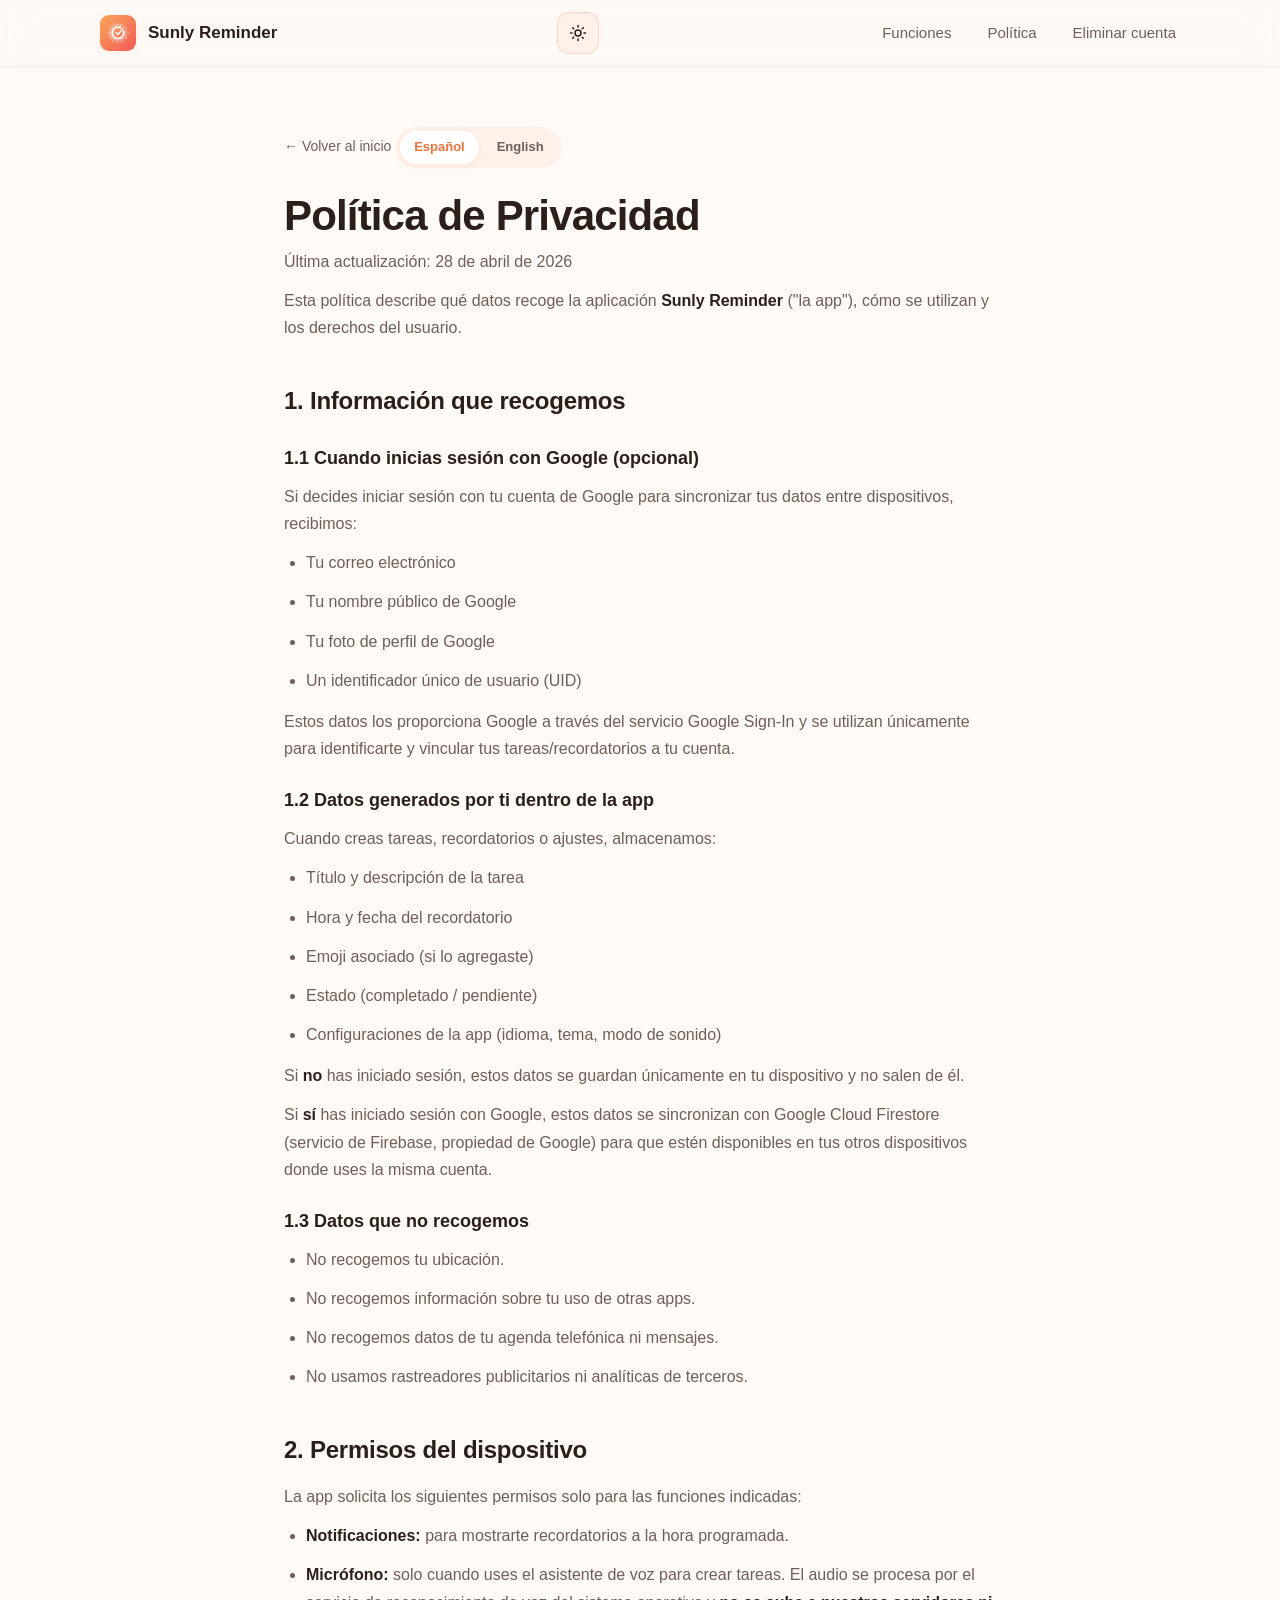
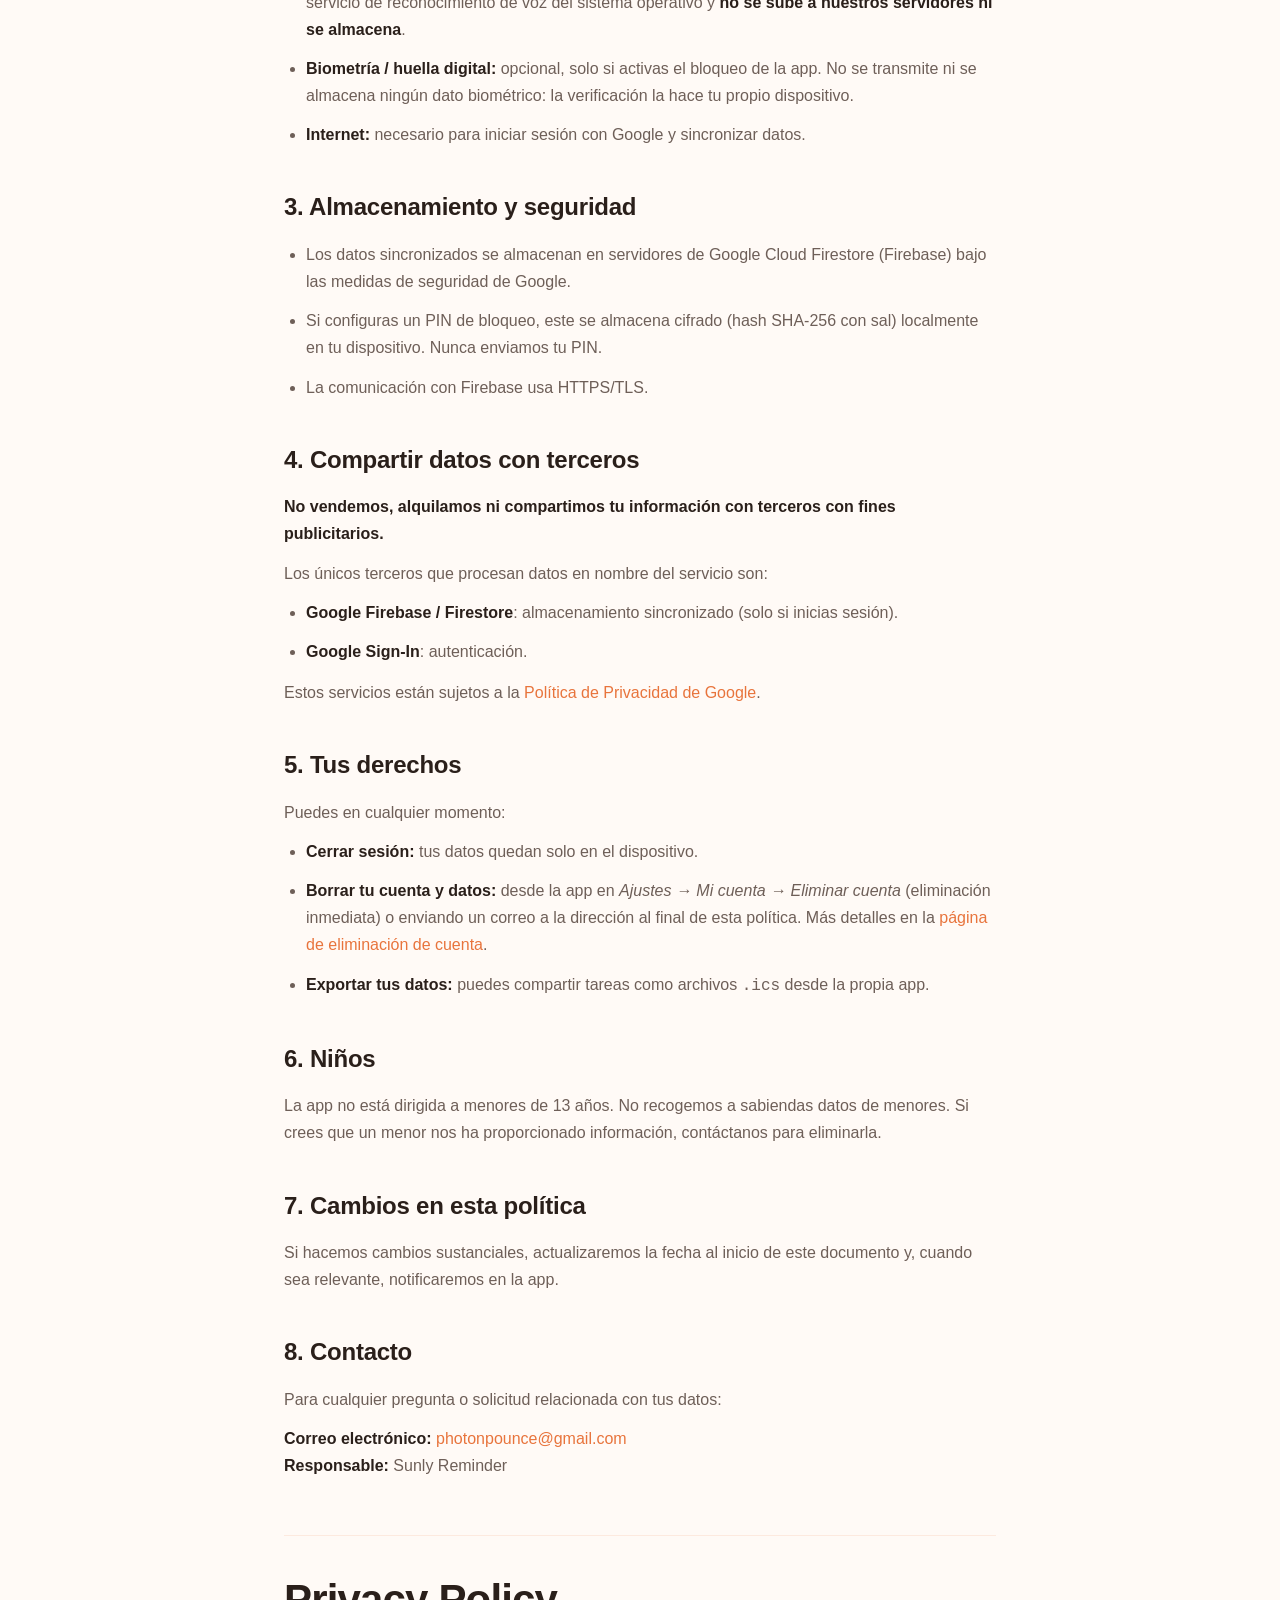
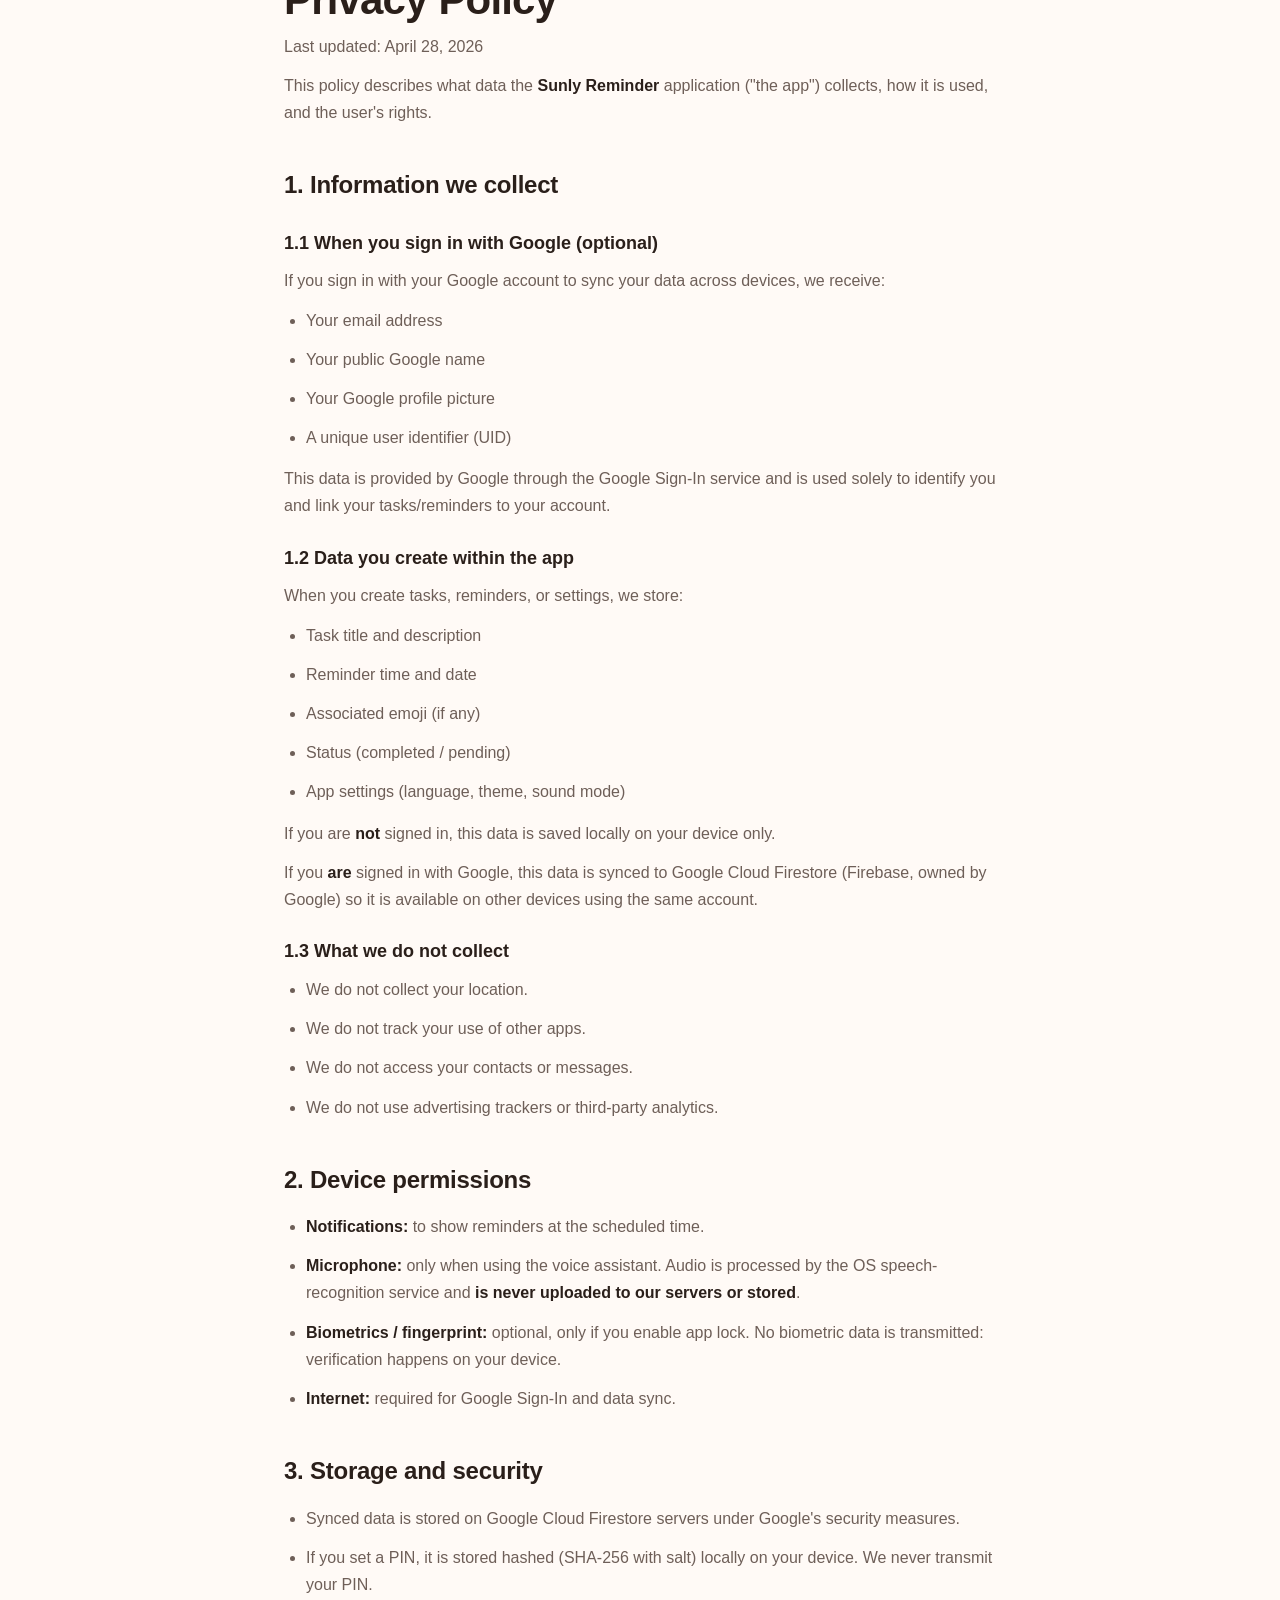
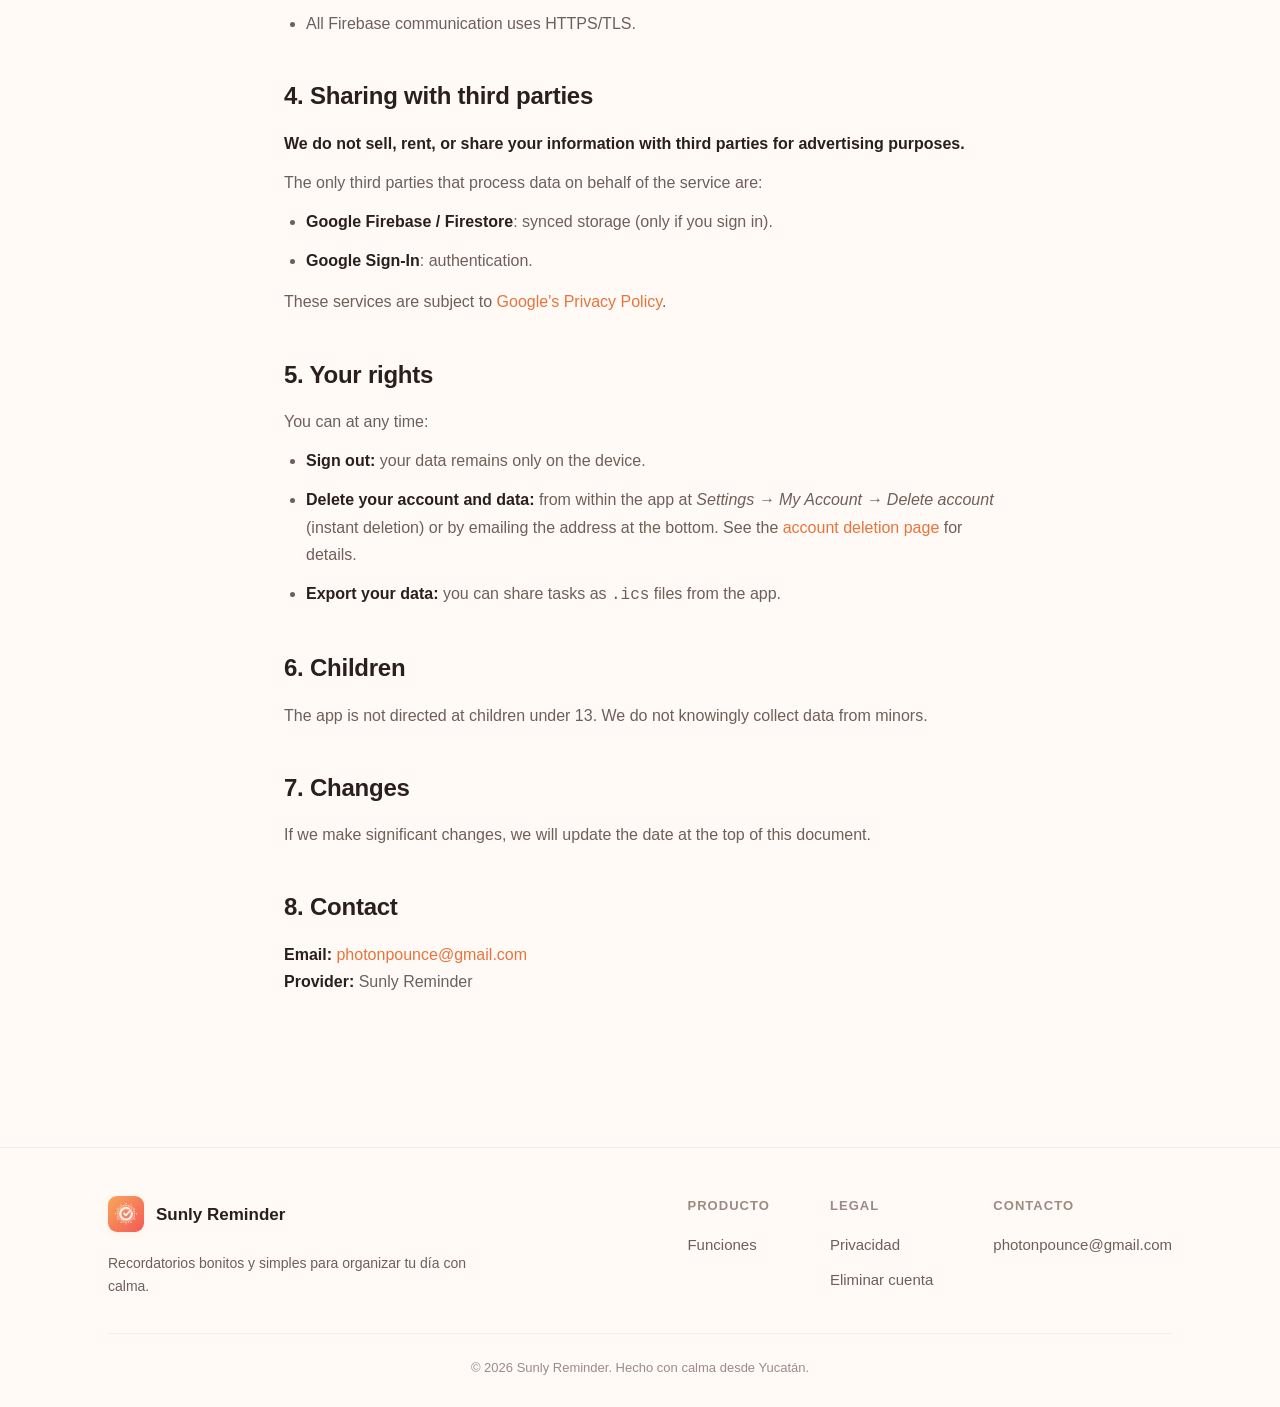
<file: privacy.html>
<!DOCTYPE html>
<html lang="es">
<head>
  <meta charset="UTF-8">
  <meta name="viewport" content="width=device-width, initial-scale=1.0">
  <meta name="description" content="Política de privacidad de Sunly Reminder.">
  <meta name="theme-color" content="#FC8C5E">

  <link rel="icon" type="image/png" href="assets/favicon.png">
  <link rel="apple-touch-icon" href="assets/icon.png">
  <link rel="stylesheet" href="styles.css">

  <title>Política de Privacidad - Sunly Reminder</title>

  <script>
    (function () {
      try {
        const saved = localStorage.getItem('sunly-theme');
        if (saved === 'dark' || saved === 'light') {
          document.documentElement.setAttribute('data-theme', saved);
        }
      } catch (e) {}
    })();
  </script>
</head>
<body>
  <header class="site-header">
    <div class="container site-header__inner">
      <a href="index.html" class="brand">
        <img src="assets/icon.png" alt="" class="brand__icon">
        <span>Sunly Reminder</span>
      </a>
      <div class="header-actions">
        <button class="theme-toggle" aria-label="Cambiar tema claro/oscuro" type="button">
          <svg class="theme-toggle__icon theme-toggle__sun" width="20" height="20" viewBox="0 0 24 24" fill="none" stroke="currentColor" stroke-width="2" stroke-linecap="round" stroke-linejoin="round" aria-hidden="true">
            <circle cx="12" cy="12" r="4"/>
            <path d="M12 2v2M12 20v2M4.93 4.93l1.41 1.41M17.66 17.66l1.41 1.41M2 12h2M20 12h2M4.93 19.07l1.41-1.41M17.66 6.34l1.41-1.41"/>
          </svg>
          <svg class="theme-toggle__icon theme-toggle__moon" width="20" height="20" viewBox="0 0 24 24" fill="none" stroke="currentColor" stroke-width="2" stroke-linecap="round" stroke-linejoin="round" aria-hidden="true">
            <path d="M21 12.79A9 9 0 1 1 11.21 3 7 7 0 0 0 21 12.79z"/>
          </svg>
        </button>
        <button class="nav-toggle" aria-label="Abrir menú" aria-expanded="false" aria-controls="primary-nav">
          <span class="nav-toggle__bar"></span>
          <span class="nav-toggle__bar"></span>
          <span class="nav-toggle__bar"></span>
        </button>
      </div>
      <nav class="nav" id="primary-nav">
        <a href="index.html#features">Funciones</a>
        <a href="privacy.html">Política</a>
        <a href="delete-account.html">Eliminar cuenta</a>
      </nav>
    </div>
  </header>

  <main>
    <article class="legal">
      <a class="legal__back" href="index.html">← Volver al inicio</a>

      <div class="lang-toggle" role="tablist">
        <a href="#es" class="active" data-lang="es">Español</a>
        <a href="#en" data-lang="en">English</a>
      </div>

      <section id="es">
        <h1>Política de Privacidad</h1>
        <p class="legal__updated">Última actualización: 28 de abril de 2026</p>

        <p>
          Esta política describe qué datos recoge la aplicación
          <strong>Sunly Reminder</strong> ("la app"), cómo se utilizan y los
          derechos del usuario.
        </p>

        <h2>1. Información que recogemos</h2>

        <h3>1.1 Cuando inicias sesión con Google (opcional)</h3>
        <p>
          Si decides iniciar sesión con tu cuenta de Google para sincronizar
          tus datos entre dispositivos, recibimos:
        </p>
        <ul>
          <li>Tu correo electrónico</li>
          <li>Tu nombre público de Google</li>
          <li>Tu foto de perfil de Google</li>
          <li>Un identificador único de usuario (UID)</li>
        </ul>
        <p>
          Estos datos los proporciona Google a través del servicio Google
          Sign-In y se utilizan únicamente para identificarte y vincular tus
          tareas/recordatorios a tu cuenta.
        </p>

        <h3>1.2 Datos generados por ti dentro de la app</h3>
        <p>
          Cuando creas tareas, recordatorios o ajustes, almacenamos:
        </p>
        <ul>
          <li>Título y descripción de la tarea</li>
          <li>Hora y fecha del recordatorio</li>
          <li>Emoji asociado (si lo agregaste)</li>
          <li>Estado (completado / pendiente)</li>
          <li>Configuraciones de la app (idioma, tema, modo de sonido)</li>
        </ul>
        <p>
          Si <strong>no</strong> has iniciado sesión, estos datos se guardan
          únicamente en tu dispositivo y no salen de él.
        </p>
        <p>
          Si <strong>sí</strong> has iniciado sesión con Google, estos datos
          se sincronizan con Google Cloud Firestore (servicio de Firebase,
          propiedad de Google) para que estén disponibles en tus otros
          dispositivos donde uses la misma cuenta.
        </p>

        <h3>1.3 Datos que <strong>no</strong> recogemos</h3>
        <ul>
          <li>No recogemos tu ubicación.</li>
          <li>No recogemos información sobre tu uso de otras apps.</li>
          <li>No recogemos datos de tu agenda telefónica ni mensajes.</li>
          <li>No usamos rastreadores publicitarios ni analíticas de terceros.</li>
        </ul>

        <h2>2. Permisos del dispositivo</h2>
        <p>
          La app solicita los siguientes permisos solo para las funciones
          indicadas:
        </p>
        <ul>
          <li>
            <strong>Notificaciones:</strong> para mostrarte recordatorios a
            la hora programada.
          </li>
          <li>
            <strong>Micrófono:</strong> solo cuando uses el asistente de voz
            para crear tareas. El audio se procesa por el servicio de
            reconocimiento de voz del sistema operativo y
            <strong>no se sube a nuestros servidores ni se almacena</strong>.
          </li>
          <li>
            <strong>Biometría / huella digital:</strong> opcional, solo si
            activas el bloqueo de la app. No se transmite ni se almacena
            ningún dato biométrico: la verificación la hace tu propio
            dispositivo.
          </li>
          <li>
            <strong>Internet:</strong> necesario para iniciar sesión con
            Google y sincronizar datos.
          </li>
        </ul>

        <h2>3. Almacenamiento y seguridad</h2>
        <ul>
          <li>
            Los datos sincronizados se almacenan en servidores de Google
            Cloud Firestore (Firebase) bajo las medidas de seguridad de
            Google.
          </li>
          <li>
            Si configuras un PIN de bloqueo, este se almacena cifrado (hash
            SHA-256 con sal) localmente en tu dispositivo. Nunca enviamos tu
            PIN.
          </li>
          <li>La comunicación con Firebase usa HTTPS/TLS.</li>
        </ul>

        <h2>4. Compartir datos con terceros</h2>
        <p>
          <strong>
            No vendemos, alquilamos ni compartimos tu información con
            terceros con fines publicitarios.
          </strong>
        </p>
        <p>
          Los únicos terceros que procesan datos en nombre del servicio son:
        </p>
        <ul>
          <li>
            <strong>Google Firebase / Firestore</strong>: almacenamiento
            sincronizado (solo si inicias sesión).
          </li>
          <li><strong>Google Sign-In</strong>: autenticación.</li>
        </ul>
        <p>
          Estos servicios están sujetos a la
          <a href="https://policies.google.com/privacy" target="_blank" rel="noopener">
            Política de Privacidad de Google</a>.
        </p>

        <h2>5. Tus derechos</h2>
        <p>Puedes en cualquier momento:</p>
        <ul>
          <li>
            <strong>Cerrar sesión:</strong> tus datos quedan solo en el
            dispositivo.
          </li>
          <li>
            <strong>Borrar tu cuenta y datos:</strong> desde la app en
            <em>Ajustes → Mi cuenta → Eliminar cuenta</em> (eliminación
            inmediata) o enviando un correo a la dirección al final de
            esta política. Más detalles en la
            <a href="delete-account.html">página de eliminación de cuenta</a>.
          </li>
          <li>
            <strong>Exportar tus datos:</strong> puedes compartir tareas
            como archivos <code>.ics</code> desde la propia app.
          </li>
        </ul>

        <h2>6. Niños</h2>
        <p>
          La app no está dirigida a menores de 13 años. No recogemos a
          sabiendas datos de menores. Si crees que un menor nos ha
          proporcionado información, contáctanos para eliminarla.
        </p>

        <h2>7. Cambios en esta política</h2>
        <p>
          Si hacemos cambios sustanciales, actualizaremos la fecha al inicio
          de este documento y, cuando sea relevante, notificaremos en la
          app.
        </p>

        <h2>8. Contacto</h2>
        <p>
          Para cualquier pregunta o solicitud relacionada con tus datos:
        </p>
        <p>
          <strong>Correo electrónico:</strong>
          <a href="mailto:photonpounce@gmail.com">photonpounce@gmail.com</a><br>
          <strong>Responsable:</strong> Sunly Reminder
        </p>
      </section>

      <hr>

      <section id="en">
        <h1>Privacy Policy</h1>
        <p class="legal__updated">Last updated: April 28, 2026</p>

        <p>
          This policy describes what data the
          <strong>Sunly Reminder</strong> application ("the app") collects,
          how it is used, and the user's rights.
        </p>

        <h2>1. Information we collect</h2>

        <h3>1.1 When you sign in with Google (optional)</h3>
        <p>
          If you sign in with your Google account to sync your data across
          devices, we receive:
        </p>
        <ul>
          <li>Your email address</li>
          <li>Your public Google name</li>
          <li>Your Google profile picture</li>
          <li>A unique user identifier (UID)</li>
        </ul>
        <p>
          This data is provided by Google through the Google Sign-In service
          and is used solely to identify you and link your tasks/reminders
          to your account.
        </p>

        <h3>1.2 Data you create within the app</h3>
        <p>
          When you create tasks, reminders, or settings, we store:
        </p>
        <ul>
          <li>Task title and description</li>
          <li>Reminder time and date</li>
          <li>Associated emoji (if any)</li>
          <li>Status (completed / pending)</li>
          <li>App settings (language, theme, sound mode)</li>
        </ul>
        <p>
          If you are <strong>not</strong> signed in, this data is saved
          locally on your device only.
        </p>
        <p>
          If you <strong>are</strong> signed in with Google, this data is
          synced to Google Cloud Firestore (Firebase, owned by Google) so
          it is available on other devices using the same account.
        </p>

        <h3>1.3 What we do <strong>not</strong> collect</h3>
        <ul>
          <li>We do not collect your location.</li>
          <li>We do not track your use of other apps.</li>
          <li>We do not access your contacts or messages.</li>
          <li>We do not use advertising trackers or third-party analytics.</li>
        </ul>

        <h2>2. Device permissions</h2>
        <ul>
          <li>
            <strong>Notifications:</strong> to show reminders at the
            scheduled time.
          </li>
          <li>
            <strong>Microphone:</strong> only when using the voice
            assistant. Audio is processed by the OS speech-recognition
            service and
            <strong>is never uploaded to our servers or stored</strong>.
          </li>
          <li>
            <strong>Biometrics / fingerprint:</strong> optional, only if
            you enable app lock. No biometric data is transmitted:
            verification happens on your device.
          </li>
          <li>
            <strong>Internet:</strong> required for Google Sign-In and data
            sync.
          </li>
        </ul>

        <h2>3. Storage and security</h2>
        <ul>
          <li>
            Synced data is stored on Google Cloud Firestore servers under
            Google's security measures.
          </li>
          <li>
            If you set a PIN, it is stored hashed (SHA-256 with salt)
            locally on your device. We never transmit your PIN.
          </li>
          <li>All Firebase communication uses HTTPS/TLS.</li>
        </ul>

        <h2>4. Sharing with third parties</h2>
        <p>
          <strong>
            We do not sell, rent, or share your information with third
            parties for advertising purposes.
          </strong>
        </p>
        <p>
          The only third parties that process data on behalf of the service
          are:
        </p>
        <ul>
          <li>
            <strong>Google Firebase / Firestore</strong>: synced storage
            (only if you sign in).
          </li>
          <li><strong>Google Sign-In</strong>: authentication.</li>
        </ul>
        <p>
          These services are subject to
          <a href="https://policies.google.com/privacy" target="_blank" rel="noopener">
            Google's Privacy Policy</a>.
        </p>

        <h2>5. Your rights</h2>
        <p>You can at any time:</p>
        <ul>
          <li>
            <strong>Sign out:</strong> your data remains only on the
            device.
          </li>
          <li>
            <strong>Delete your account and data:</strong> from within the
            app at <em>Settings → My Account → Delete account</em> (instant
            deletion) or by emailing the address at the bottom. See the
            <a href="delete-account.html">account deletion page</a> for
            details.
          </li>
          <li>
            <strong>Export your data:</strong> you can share tasks as
            <code>.ics</code> files from the app.
          </li>
        </ul>

        <h2>6. Children</h2>
        <p>
          The app is not directed at children under 13. We do not knowingly
          collect data from minors.
        </p>

        <h2>7. Changes</h2>
        <p>
          If we make significant changes, we will update the date at the
          top of this document.
        </p>

        <h2>8. Contact</h2>
        <p>
          <strong>Email:</strong>
          <a href="mailto:photonpounce@gmail.com">photonpounce@gmail.com</a><br>
          <strong>Provider:</strong> Sunly Reminder
        </p>
      </section>
    </article>
  </main>

  <footer class="site-footer">
    <div class="container">
      <div class="footer__inner">
        <div class="footer__brand">
          <a href="index.html" class="brand">
            <img src="assets/icon.png" alt="" class="brand__icon">
            <span>Sunly Reminder</span>
          </a>
          <p>Recordatorios bonitos y simples para organizar tu día con calma.</p>
        </div>
        <div class="footer__cols">
          <div class="footer__col">
            <h4>Producto</h4>
            <ul>
              <li><a href="index.html#features">Funciones</a></li>
            </ul>
          </div>
          <div class="footer__col">
            <h4>Legal</h4>
            <ul>
              <li><a href="privacy.html">Privacidad</a></li>
              <li><a href="delete-account.html">Eliminar cuenta</a></li>
            </ul>
          </div>
          <div class="footer__col">
            <h4>Contacto</h4>
            <ul>
              <li><a href="mailto:photonpounce@gmail.com">photonpounce@gmail.com</a></li>
            </ul>
          </div>
        </div>
      </div>
      <div class="footer__bottom">
        © 2026 Sunly Reminder. Hecho con calma desde Yucatán.
      </div>
    </div>
  </footer>

  <script>
    // Toggle entre español e inglés con scroll suave a la sección
    document.querySelectorAll('.lang-toggle a').forEach((link) => {
      link.addEventListener('click', (e) => {
        document.querySelectorAll('.lang-toggle a').forEach((a) => a.classList.remove('active'));
        link.classList.add('active');
      });
    });

    // Dark/light mode toggle
    (function () {
      const btn = document.querySelector('.theme-toggle');
      if (!btn) return;
      btn.addEventListener('click', () => {
        const current =
          document.documentElement.getAttribute('data-theme') ||
          (window.matchMedia('(prefers-color-scheme: dark)').matches ? 'dark' : 'light');
        const next = current === 'dark' ? 'light' : 'dark';
        document.documentElement.setAttribute('data-theme', next);
        try { localStorage.setItem('sunly-theme', next); } catch (e) {}
      });
    })();

    // Menú hamburguesa
    (function () {
      const toggle = document.querySelector('.nav-toggle');
      const nav = document.querySelector('#primary-nav');
      if (!toggle || !nav) return;

      function close() {
        nav.classList.remove('is-open');
        toggle.classList.remove('is-open');
        toggle.setAttribute('aria-expanded', 'false');
      }

      toggle.addEventListener('click', () => {
        const willOpen = !nav.classList.contains('is-open');
        nav.classList.toggle('is-open', willOpen);
        toggle.classList.toggle('is-open', willOpen);
        toggle.setAttribute('aria-expanded', String(willOpen));
      });

      nav.querySelectorAll('a').forEach((a) => {
        a.addEventListener('click', close);
      });

      document.addEventListener('keydown', (e) => {
        if (e.key === 'Escape') close();
      });
    })();
  </script>
</body>
</html>
</file>
<file: styles.css>
/* ===== Sunly Reminder website ===== */

:root {
  --coral-light: #FFB088;
  --coral: #FC8C5E;
  --coral-deep: #E8743C;
  --coral-dark: #D45F2A;
  --bg: #FFFAF6;
  --surface: #FFFFFF;
  --header-bg: rgba(255, 250, 246, 0.85);
  --ink: #2A1F1A;
  --ink-soft: #6E5F58;
  --ink-mute: #9C8B83;
  --line: rgba(232, 116, 60, 0.12);
  --line-strong: rgba(232, 116, 60, 0.2);
  --hover-tint: rgba(252, 140, 94, 0.08);
  --button-bg: rgba(252, 140, 94, 0.08);
  --button-bg-hover: rgba(252, 140, 94, 0.16);
  --shadow-sm: 0 2px 8px rgba(232, 116, 60, 0.08);
  --shadow-md: 0 8px 24px rgba(232, 116, 60, 0.12);
  --shadow-lg: 0 24px 48px rgba(232, 116, 60, 0.16);
  --radius-sm: 12px;
  --radius-md: 20px;
  --radius-lg: 28px;
  --radius-xl: 36px;
  --grad-coral: linear-gradient(135deg, #FFB088 0%, #FC8C5E 50%, #E8743C 100%);
  --icon-sun-display: block;
  --icon-moon-display: none;
}

:root[data-theme="dark"] {
  --bg: #18120E;
  --surface: #221A14;
  --header-bg: rgba(24, 18, 14, 0.78);
  --ink: #F5EBE3;
  --ink-soft: #C9B5A6;
  --ink-mute: #877366;
  --line: rgba(255, 176, 136, 0.14);
  --line-strong: rgba(255, 176, 136, 0.24);
  --hover-tint: rgba(252, 140, 94, 0.14);
  --button-bg: rgba(252, 140, 94, 0.12);
  --button-bg-hover: rgba(252, 140, 94, 0.22);
  --shadow-sm: 0 2px 10px rgba(0, 0, 0, 0.35);
  --shadow-md: 0 8px 28px rgba(0, 0, 0, 0.45);
  --shadow-lg: 0 24px 60px rgba(0, 0, 0, 0.5);
  --icon-sun-display: none;
  --icon-moon-display: block;
}

/* Default según OS si el usuario no eligió manualmente */
@media (prefers-color-scheme: dark) {
  :root:not([data-theme]) {
    --bg: #18120E;
    --surface: #221A14;
    --header-bg: rgba(24, 18, 14, 0.78);
    --ink: #F5EBE3;
    --ink-soft: #C9B5A6;
    --ink-mute: #877366;
    --line: rgba(255, 176, 136, 0.14);
    --line-strong: rgba(255, 176, 136, 0.24);
    --hover-tint: rgba(252, 140, 94, 0.14);
    --button-bg: rgba(252, 140, 94, 0.12);
    --button-bg-hover: rgba(252, 140, 94, 0.22);
    --shadow-sm: 0 2px 10px rgba(0, 0, 0, 0.35);
    --shadow-md: 0 8px 28px rgba(0, 0, 0, 0.45);
    --shadow-lg: 0 24px 60px rgba(0, 0, 0, 0.5);
    --icon-sun-display: none;
    --icon-moon-display: block;
  }
}

* {
  box-sizing: border-box;
  margin: 0;
  padding: 0;
}

html {
  scroll-behavior: smooth;
}

body {
  font-family: -apple-system, BlinkMacSystemFont, "Segoe UI", "Inter", Roboto,
    "Helvetica Neue", Arial, sans-serif;
  font-size: 17px;
  line-height: 1.6;
  color: var(--ink);
  background: var(--bg);
  -webkit-font-smoothing: antialiased;
  -moz-osx-font-smoothing: grayscale;
}

a {
  color: var(--coral-deep);
  text-decoration: none;
  transition: color 0.2s ease;
}

a:hover {
  color: var(--coral-dark);
}

img {
  max-width: 100%;
  display: block;
}

.container {
  width: 100%;
  max-width: 1120px;
  margin: 0 auto;
  padding: 0 28px;
}

/* ===== Header ===== */

.site-header {
  position: sticky;
  top: 0;
  z-index: 50;
  background: var(--header-bg);
  backdrop-filter: saturate(180%) blur(16px);
  -webkit-backdrop-filter: saturate(180%) blur(16px);
  border-bottom: 1px solid var(--line);
}

/* Forzar padding directo del header para que SIEMPRE haya aire en los bordes */
.site-header .container {
  padding-left: 20px;
  padding-right: 20px;
}

.site-header__inner {
  position: relative;
  display: flex;
  align-items: center;
  justify-content: space-between;
  gap: 16px;
  min-height: 64px;
  padding: 12px 0;
}

.brand {
  display: inline-flex;
  align-items: center;
  gap: 12px;
  font-weight: 700;
  font-size: 17px;
  color: var(--ink);
  flex-shrink: 0;
}

.brand__icon {
  width: 36px;
  height: 36px;
  border-radius: 9px;
  box-shadow: var(--shadow-sm);
}

.nav {
  display: flex;
  align-items: center;
  gap: 28px;
}

.nav a {
  color: var(--ink-soft);
  font-weight: 500;
  font-size: 15px;
  padding: 6px 4px;
  transition: color 0.2s ease;
}

.nav a:hover {
  color: var(--coral-deep);
}

/* ===== Header actions (theme toggle + hamburger) ===== */

.header-actions {
  display: flex;
  align-items: center;
  gap: 8px;
  flex-shrink: 0;
}

/* ===== Theme toggle ===== */

.theme-toggle {
  display: inline-flex;
  align-items: center;
  justify-content: center;
  width: 42px;
  height: 42px;
  padding: 0;
  border: 1px solid var(--line-strong);
  background: var(--button-bg);
  border-radius: 12px;
  color: var(--ink);
  cursor: pointer;
  -webkit-tap-highlight-color: transparent;
  transition: background 0.2s ease, color 0.2s ease,
    border-color 0.2s ease, transform 0.15s ease;
}

.theme-toggle:hover {
  background: var(--button-bg-hover);
  color: var(--coral-deep);
  border-color: var(--coral);
}

.theme-toggle:active {
  transform: scale(0.95);
}

.theme-toggle__icon {
  width: 18px;
  height: 18px;
}

.theme-toggle__sun {
  display: var(--icon-sun-display);
}

.theme-toggle__moon {
  display: var(--icon-moon-display);
}

/* ===== Hamburger toggle (oculto por defecto, visible en mobile) ===== */

.nav-toggle {
  display: none;
  position: relative;
  width: 42px;
  height: 42px;
  padding: 0;
  background: var(--button-bg);
  border: 1px solid var(--line-strong);
  cursor: pointer;
  border-radius: 12px;
  -webkit-tap-highlight-color: transparent;
  transition: background 0.2s ease, border-color 0.2s ease,
    transform 0.15s ease;
}

.nav-toggle:hover {
  background: var(--button-bg-hover);
  border-color: var(--coral);
}

.nav-toggle:active {
  transform: scale(0.95);
}

.nav-toggle__bar {
  position: absolute;
  left: 50%;
  width: 18px;
  height: 2px;
  background: var(--ink);
  border-radius: 2px;
  transform: translateX(-50%);
  transition: transform 0.25s ease, opacity 0.2s ease, top 0.25s ease;
}

.nav-toggle__bar:nth-child(1) { top: 14px; }
.nav-toggle__bar:nth-child(2) { top: 20px; }
.nav-toggle__bar:nth-child(3) { top: 26px; }

.nav-toggle.is-open .nav-toggle__bar:nth-child(1) {
  top: 20px;
  transform: translateX(-50%) rotate(45deg);
}
.nav-toggle.is-open .nav-toggle__bar:nth-child(2) {
  opacity: 0;
}
.nav-toggle.is-open .nav-toggle__bar:nth-child(3) {
  top: 20px;
  transform: translateX(-50%) rotate(-45deg);
}

.btn {
  display: inline-flex;
  align-items: center;
  justify-content: center;
  gap: 8px;
  padding: 12px 22px;
  border-radius: 999px;
  font-weight: 600;
  font-size: 15px;
  border: none;
  cursor: pointer;
  transition: transform 0.15s ease, box-shadow 0.2s ease, opacity 0.2s ease;
}

.btn--primary {
  background: var(--grad-coral);
  color: white;
  box-shadow: var(--shadow-md);
}

.btn--primary:hover {
  transform: translateY(-1px);
  box-shadow: var(--shadow-lg);
  color: white;
}

.btn--ghost {
  background: var(--surface);
  color: var(--ink);
  border: 1px solid var(--line);
}

.btn--ghost:hover {
  border-color: var(--coral);
  color: var(--coral-deep);
}

.btn--disabled {
  opacity: 0.6;
  cursor: not-allowed;
  pointer-events: none;
}

/* ===== Hero ===== */

.hero {
  position: relative;
  padding: 96px 0 80px;
  overflow: hidden;
}

.hero::before {
  content: "";
  position: absolute;
  top: -200px;
  right: -200px;
  width: 600px;
  height: 600px;
  background: radial-gradient(
    circle,
    rgba(252, 140, 94, 0.18) 0%,
    transparent 70%
  );
  pointer-events: none;
}

.hero::after {
  content: "";
  position: absolute;
  bottom: -300px;
  left: -200px;
  width: 600px;
  height: 600px;
  background: radial-gradient(
    circle,
    rgba(255, 176, 136, 0.15) 0%,
    transparent 70%
  );
  pointer-events: none;
}

.hero__inner {
  display: grid;
  grid-template-columns: 1.1fr 1fr;
  gap: 60px;
  align-items: center;
  position: relative;
}

.hero__eyebrow {
  display: inline-block;
  padding: 6px 14px;
  background: rgba(252, 140, 94, 0.12);
  color: var(--coral-deep);
  border-radius: 999px;
  font-size: 13px;
  font-weight: 600;
  margin-bottom: 20px;
  letter-spacing: 0.02em;
}

.hero h1 {
  font-size: clamp(38px, 5vw, 60px);
  line-height: 1.05;
  letter-spacing: -0.02em;
  font-weight: 800;
  margin-bottom: 20px;
}

.hero h1 .accent {
  background: var(--grad-coral);
  -webkit-background-clip: text;
  background-clip: text;
  color: transparent;
}

.hero__lead {
  font-size: 19px;
  color: var(--ink-soft);
  margin-bottom: 32px;
  max-width: 520px;
}

.hero__ctas {
  display: flex;
  gap: 12px;
  flex-wrap: wrap;
}

.hero__visual {
  position: relative;
  display: flex;
  justify-content: center;
  align-items: center;
}

.hero__icon {
  width: min(360px, 100%);
  height: auto;
  border-radius: 28%;
  box-shadow: var(--shadow-lg);
  animation: float 6s ease-in-out infinite;
}

@keyframes float {
  0%, 100% {
    transform: translateY(0) rotate(0deg);
  }
  50% {
    transform: translateY(-12px) rotate(-1deg);
  }
}

@media (max-width: 860px) {
  .hero {
    padding: 60px 0 40px;
  }
  .hero__inner {
    grid-template-columns: 1fr;
    gap: 32px;
    text-align: center;
  }
  /* En móvil/tablet el ícono va ARRIBA del texto */
  .hero__visual {
    order: -1;
  }
  .hero__lead {
    margin-left: auto;
    margin-right: auto;
  }
  .hero__ctas {
    justify-content: center;
  }
  .hero__icon {
    width: 140px;
  }
}

/* ===== Section ===== */

.section {
  padding: 80px 0;
}

.section--alt {
  background: linear-gradient(
    180deg,
    transparent 0%,
    rgba(252, 140, 94, 0.04) 100%
  );
}

.section__head {
  text-align: center;
  max-width: 720px;
  margin: 0 auto 56px;
}

.section__eyebrow {
  display: inline-block;
  font-size: 13px;
  font-weight: 700;
  letter-spacing: 0.08em;
  text-transform: uppercase;
  color: var(--coral-deep);
  margin-bottom: 12px;
}

.section h2 {
  font-size: clamp(30px, 4vw, 44px);
  line-height: 1.15;
  letter-spacing: -0.02em;
  font-weight: 800;
  margin-bottom: 14px;
}

.section__sub {
  font-size: 18px;
  color: var(--ink-soft);
}

/* ===== Features grid ===== */

.features {
  display: grid;
  grid-template-columns: repeat(3, 1fr);
  gap: 24px;
}

.feature {
  background: var(--surface);
  border: 1px solid var(--line);
  border-radius: var(--radius-md);
  padding: 28px;
  transition: transform 0.25s ease, box-shadow 0.25s ease,
    border-color 0.25s ease;
}

.feature:hover {
  transform: translateY(-4px);
  border-color: rgba(252, 140, 94, 0.4);
  box-shadow: var(--shadow-md);
}

.feature__icon {
  display: inline-flex;
  align-items: center;
  justify-content: center;
  width: 52px;
  height: 52px;
  background: var(--grad-coral);
  color: white;
  border-radius: 14px;
  font-size: 26px;
  margin-bottom: 16px;
  box-shadow: var(--shadow-sm);
}

.feature h3 {
  font-size: 19px;
  font-weight: 700;
  margin-bottom: 8px;
  color: var(--ink);
}

.feature p {
  font-size: 15px;
  color: var(--ink-soft);
  line-height: 1.55;
}

@media (max-width: 980px) {
  .features {
    grid-template-columns: repeat(2, 1fr);
  }
}

@media (max-width: 600px) {
  .features {
    grid-template-columns: 1fr;
  }
}

/* ===== Privacy callout ===== */

.privacy-callout {
  background: var(--grad-coral);
  border-radius: var(--radius-xl);
  padding: 56px;
  color: white;
  display: grid;
  grid-template-columns: 1fr auto;
  gap: 32px;
  align-items: center;
  box-shadow: var(--shadow-lg);
}

.privacy-callout h2 {
  color: white;
  font-size: clamp(26px, 3.4vw, 36px);
  margin-bottom: 12px;
}

.privacy-callout p {
  color: rgba(255, 255, 255, 0.92);
  font-size: 17px;
  max-width: 600px;
}

.privacy-callout .btn {
  background: white;
  color: var(--coral-deep);
  font-weight: 700;
  white-space: nowrap;
}

.privacy-callout .btn:hover {
  background: white;
  color: var(--coral-dark);
}

@media (max-width: 720px) {
  .privacy-callout {
    grid-template-columns: 1fr;
    padding: 40px 28px;
    text-align: center;
  }
}

/* ===== Footer ===== */

.site-footer {
  border-top: 1px solid var(--line);
  padding: 48px 0 32px;
  margin-top: 60px;
}

.footer__inner {
  display: flex;
  justify-content: space-between;
  align-items: flex-start;
  gap: 40px;
  flex-wrap: wrap;
}

.footer__brand {
  max-width: 360px;
}

.footer__brand p {
  color: var(--ink-soft);
  font-size: 14px;
  margin-top: 12px;
}

.footer__cols {
  display: flex;
  gap: 60px;
}

.footer__col h4 {
  font-size: 13px;
  font-weight: 700;
  text-transform: uppercase;
  letter-spacing: 0.08em;
  color: var(--ink-mute);
  margin-bottom: 14px;
}

.footer__col ul {
  list-style: none;
  display: flex;
  flex-direction: column;
  gap: 8px;
}

.footer__col a {
  font-size: 15px;
  color: var(--ink-soft);
}

.footer__col a:hover {
  color: var(--coral-deep);
}

.footer__bottom {
  margin-top: 36px;
  padding-top: 24px;
  border-top: 1px solid var(--line);
  font-size: 13px;
  color: var(--ink-mute);
  text-align: center;
}

/* ===== Privacy / Legal page ===== */

.legal {
  max-width: 760px;
  margin: 0 auto;
  padding: 60px 24px 80px;
}

.legal__back {
  display: inline-flex;
  align-items: center;
  gap: 6px;
  font-size: 14px;
  color: var(--ink-soft);
  margin-bottom: 28px;
}

.legal__back:hover {
  color: var(--coral-deep);
}

.legal h1 {
  font-size: clamp(30px, 4vw, 42px);
  line-height: 1.15;
  letter-spacing: -0.02em;
  font-weight: 800;
  margin-bottom: 8px;
}

.legal__updated {
  color: var(--ink-mute);
  font-size: 14px;
  margin-bottom: 36px;
}

.legal h2 {
  font-size: 24px;
  font-weight: 700;
  margin-top: 40px;
  margin-bottom: 14px;
  letter-spacing: -0.01em;
}

.legal h3 {
  font-size: 18px;
  font-weight: 700;
  margin-top: 24px;
  margin-bottom: 10px;
}

.legal p,
.legal li {
  color: var(--ink-soft);
  font-size: 16px;
  line-height: 1.7;
  margin-bottom: 12px;
}

.legal ul {
  padding-left: 22px;
  margin-bottom: 14px;
}

.legal strong {
  color: var(--ink);
}

.legal hr {
  border: none;
  border-top: 1px solid var(--line);
  margin: 56px 0 40px;
}

.legal .lang-toggle {
  display: inline-flex;
  gap: 4px;
  background: rgba(252, 140, 94, 0.08);
  padding: 4px;
  border-radius: 999px;
  margin-bottom: 24px;
}

.legal .lang-toggle a {
  padding: 6px 14px;
  border-radius: 999px;
  font-size: 13px;
  font-weight: 600;
  color: var(--ink-soft);
}

.legal .lang-toggle a.active {
  background: var(--surface);
  color: var(--coral-deep);
  box-shadow: var(--shadow-sm);
}

/* ===== Responsive: tablet ===== */

@media (max-width: 720px) {
  body {
    font-size: 16px;
  }
  .container {
    padding: 0 28px;
  }
  .section {
    padding: 56px 0;
  }
  .section__head {
    margin-bottom: 40px;
  }

  /* Hamburger: ocultar nav inline, mostrar botón y panel desplegable */
  .nav-toggle {
    display: block;
  }
  .nav {
    position: absolute;
    top: 100%;
    right: 28px;
    flex-direction: column;
    align-items: stretch;
    gap: 0;
    background: var(--surface);
    border: 1px solid var(--line);
    border-radius: var(--radius-md);
    box-shadow: var(--shadow-md);
    padding: 8px;
    min-width: 180px;
    transform-origin: top right;
    transform: scale(0.96) translateY(-6px);
    opacity: 0;
    pointer-events: none;
    transition: transform 0.18s ease, opacity 0.18s ease;
  }
  .nav.is-open {
    transform: scale(1) translateY(8px);
    opacity: 1;
    pointer-events: auto;
  }
  .nav a {
    display: block;
    padding: 10px 14px;
    border-radius: var(--radius-sm);
    font-size: 15px;
    color: var(--ink);
  }
  .nav a:hover {
    background: rgba(252, 140, 94, 0.08);
    color: var(--coral-deep);
  }

  .footer__inner {
    flex-direction: column;
    gap: 32px;
  }
  .footer__cols {
    gap: 40px;
    flex-wrap: wrap;
  }
  .legal {
    padding: 40px 18px 60px;
  }
  .legal hr {
    margin: 44px 0 32px;
  }
}

/* ===== Responsive: mobile ===== */

@media (max-width: 480px) {
  .container {
    padding: 0 28px;
  }

  .site-header__inner {
    min-height: 60px;
    padding: 10px 0;
    gap: 12px;
  }
  .brand {
    font-size: 15.5px;
    gap: 10px;
  }
  .brand__icon {
    width: 32px;
    height: 32px;
    border-radius: 8px;
  }
  .header-actions {
    gap: 6px;
  }
  .theme-toggle,
  .nav-toggle {
    width: 36px;
    height: 36px;
    border-radius: 10px;
  }
  .theme-toggle__icon {
    width: 16px;
    height: 16px;
  }
  .nav-toggle__bar {
    width: 16px;
  }
  .nav-toggle__bar:nth-child(1) { top: 12px; }
  .nav-toggle__bar:nth-child(2) { top: 17px; }
  .nav-toggle__bar:nth-child(3) { top: 22px; }
  .nav-toggle.is-open .nav-toggle__bar:nth-child(1),
  .nav-toggle.is-open .nav-toggle__bar:nth-child(3) {
    top: 17px;
  }
  .nav {
    right: 28px;
    min-width: 170px;
  }

  /* Hero */
  .hero {
    padding: 40px 0 32px;
  }
  .hero__eyebrow {
    font-size: 12px;
    padding: 5px 12px;
  }
  .hero__lead {
    font-size: 16px;
    margin-bottom: 24px;
  }
  .hero__icon {
    width: 110px;
  }
  .hero__ctas {
    flex-direction: column;
    align-items: stretch;
  }
  .hero__ctas .btn {
    width: 100%;
  }

  /* Sections */
  .section {
    padding: 48px 0;
  }
  .section__head {
    margin-bottom: 32px;
  }
  .section__sub {
    font-size: 16px;
  }

  /* Features */
  .feature {
    padding: 22px;
  }
  .feature__icon {
    width: 46px;
    height: 46px;
    font-size: 22px;
    border-radius: 12px;
  }
  .feature h3 {
    font-size: 17px;
  }
  .feature p {
    font-size: 14.5px;
  }

  /* Privacy callout */
  .privacy-callout {
    padding: 32px 22px;
    border-radius: var(--radius-lg);
  }
  .privacy-callout p {
    font-size: 15px;
  }
  .privacy-callout .btn {
    width: 100%;
  }

  /* Footer */
  .site-footer {
    padding: 40px 0 24px;
    margin-top: 40px;
  }
  .footer__cols {
    gap: 28px;
  }
  .footer__col {
    flex: 1 1 calc(50% - 14px);
    min-width: 120px;
  }

  /* Legal */
  .legal {
    padding: 28px 16px 56px;
  }
  .legal h2 {
    font-size: 21px;
    margin-top: 32px;
  }
  .legal h3 {
    font-size: 17px;
  }
  .legal p,
  .legal li {
    font-size: 15.5px;
  }
}
</file>
